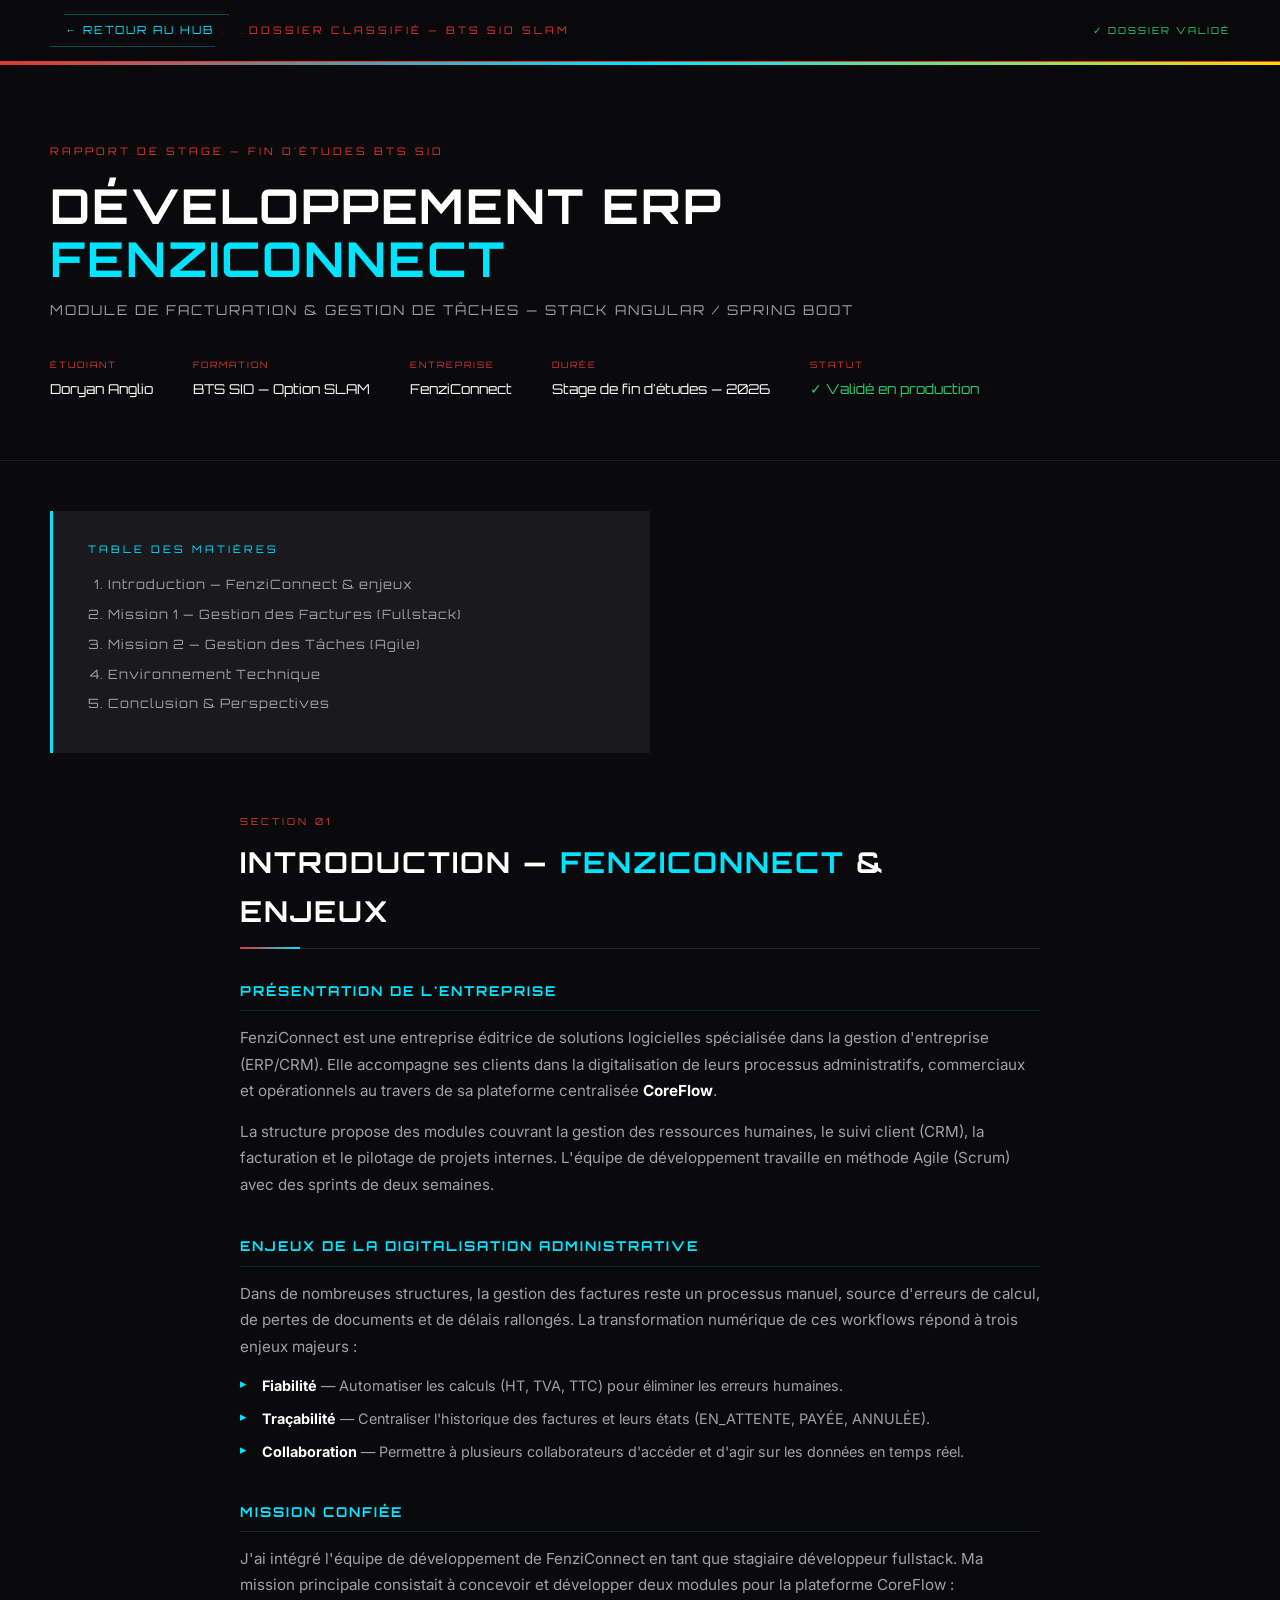
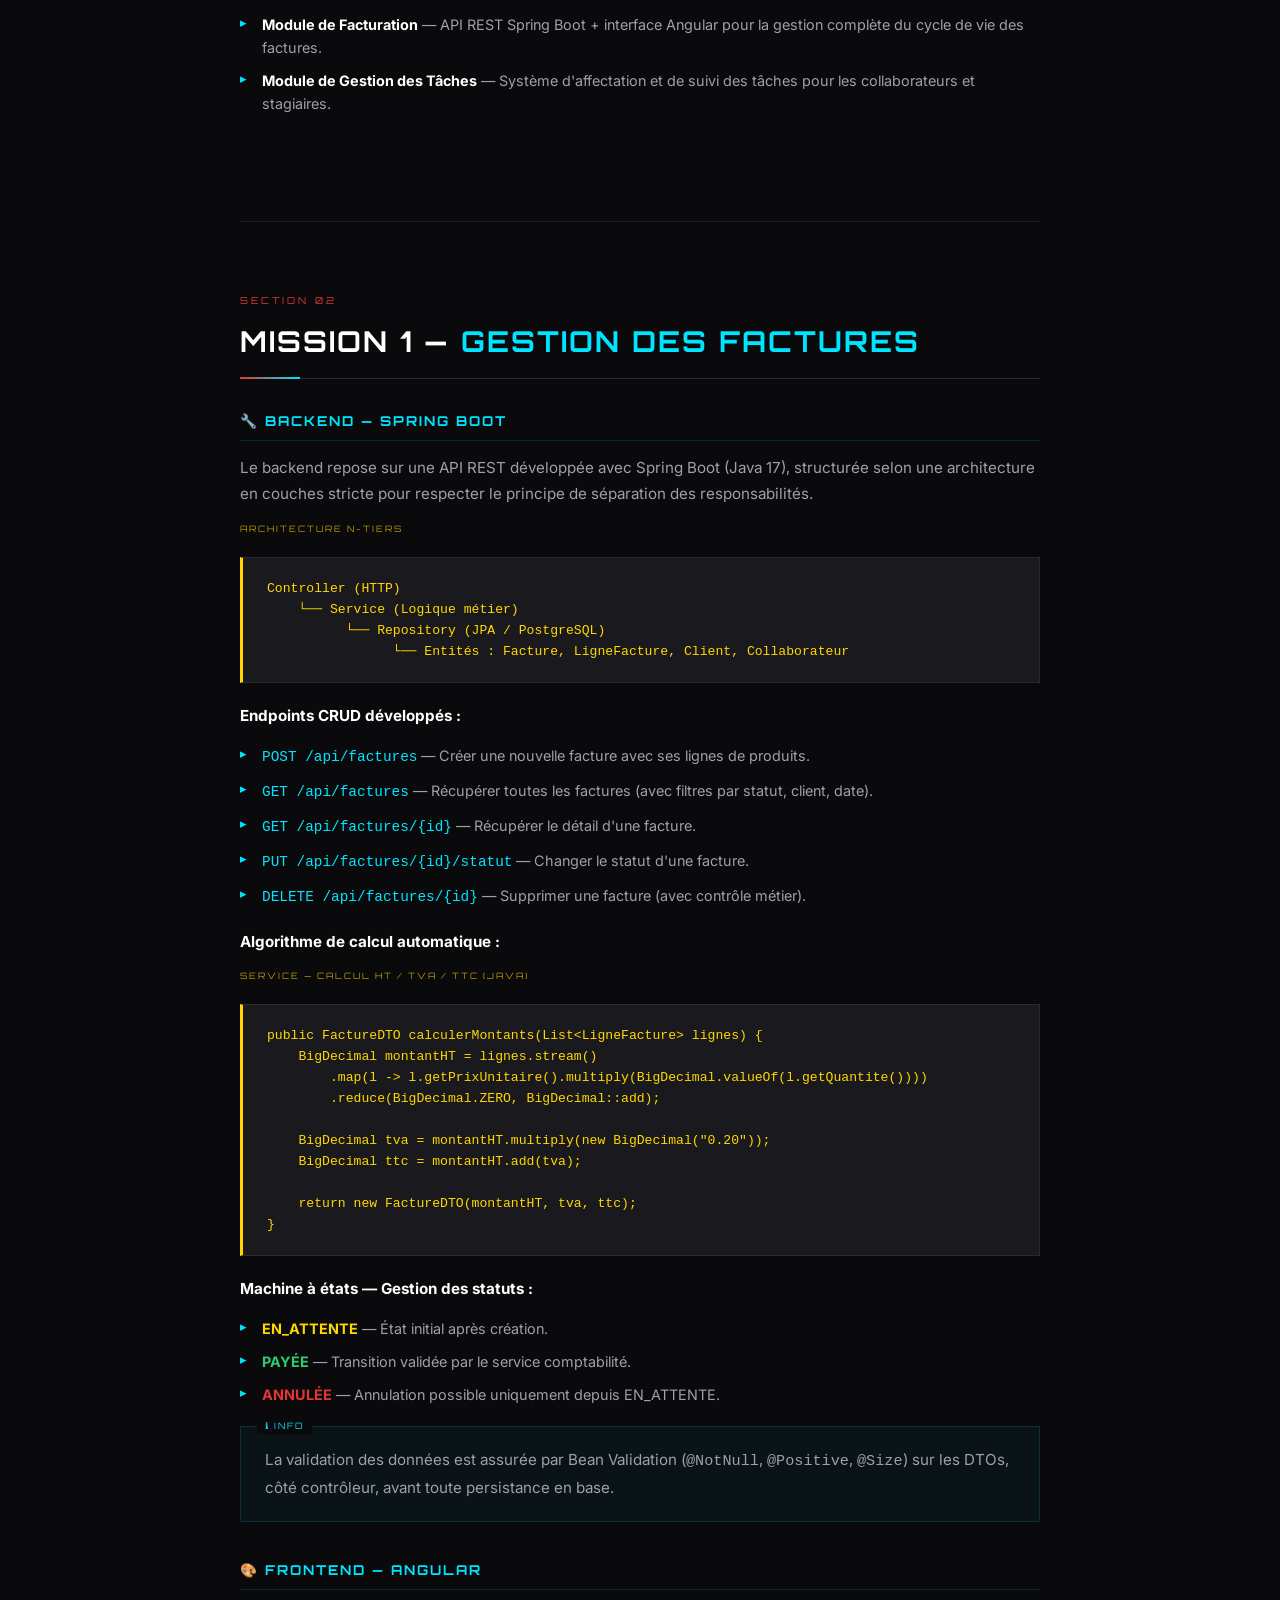
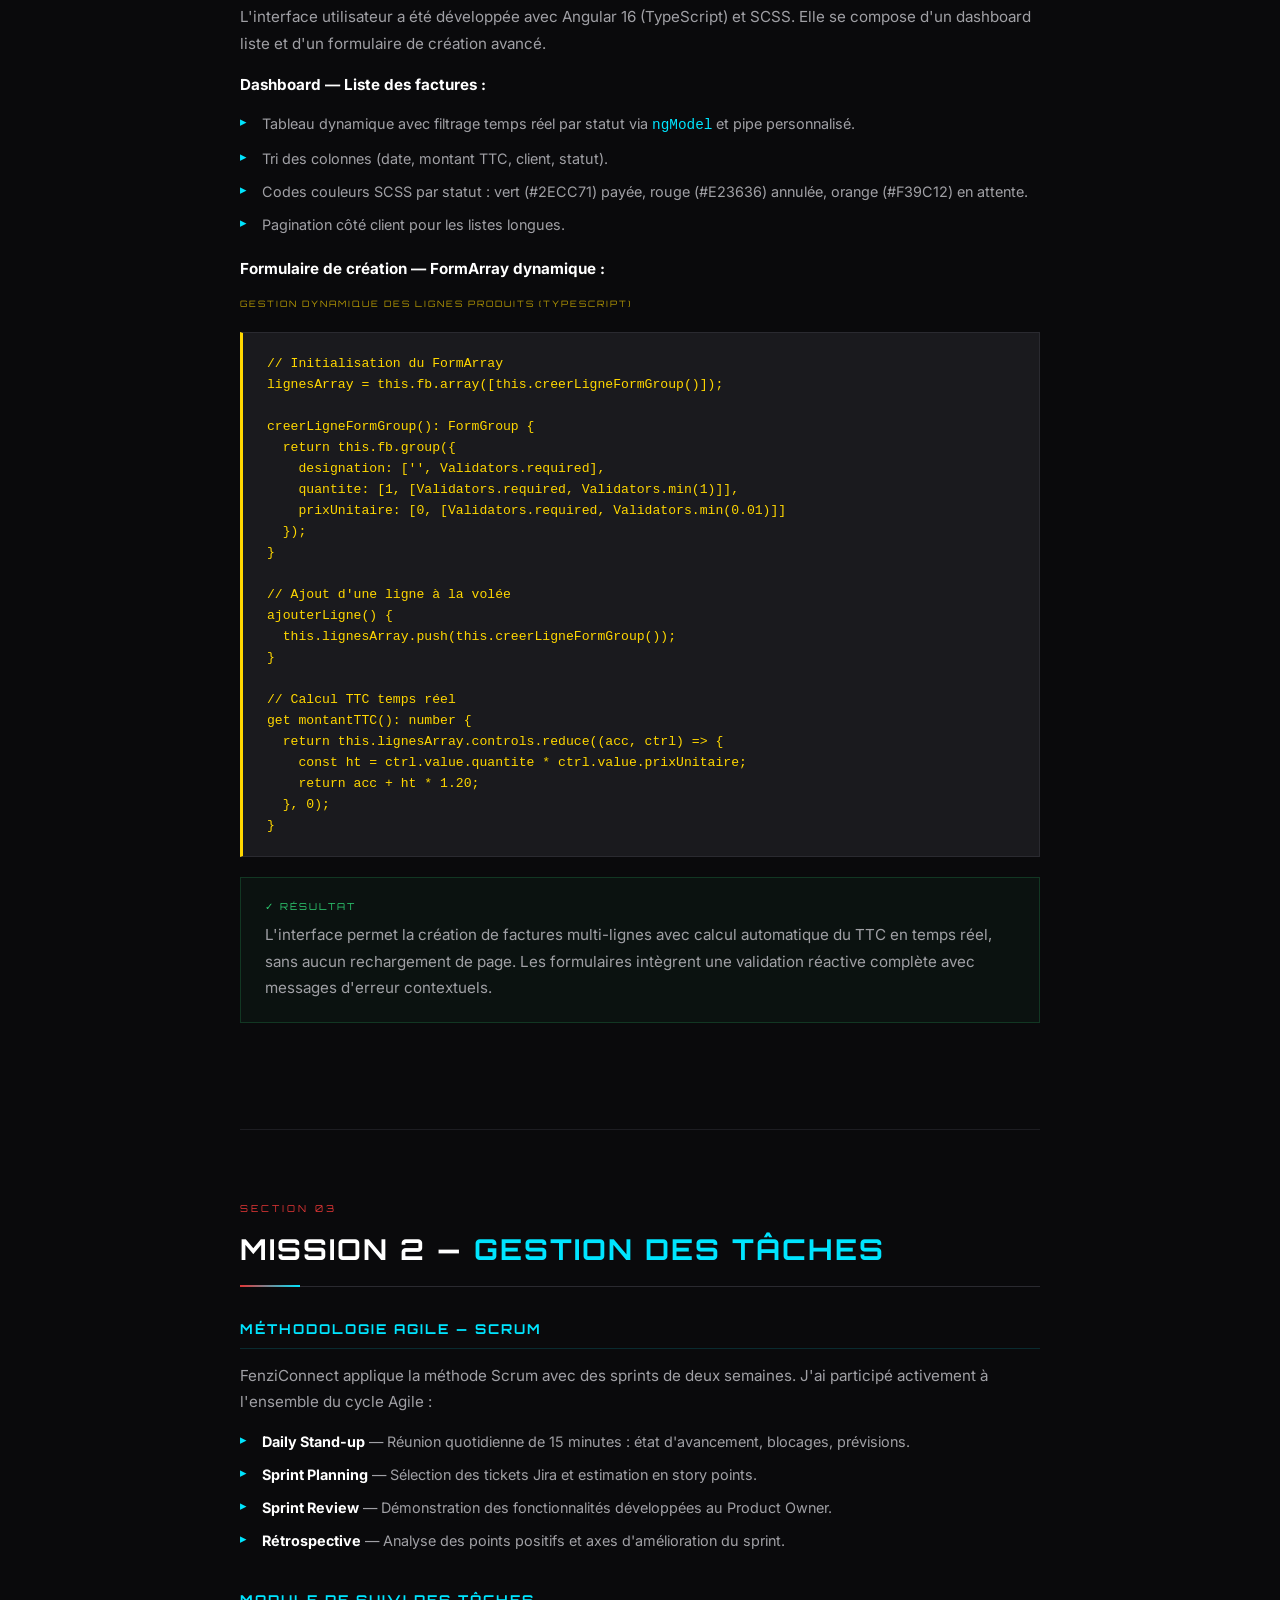
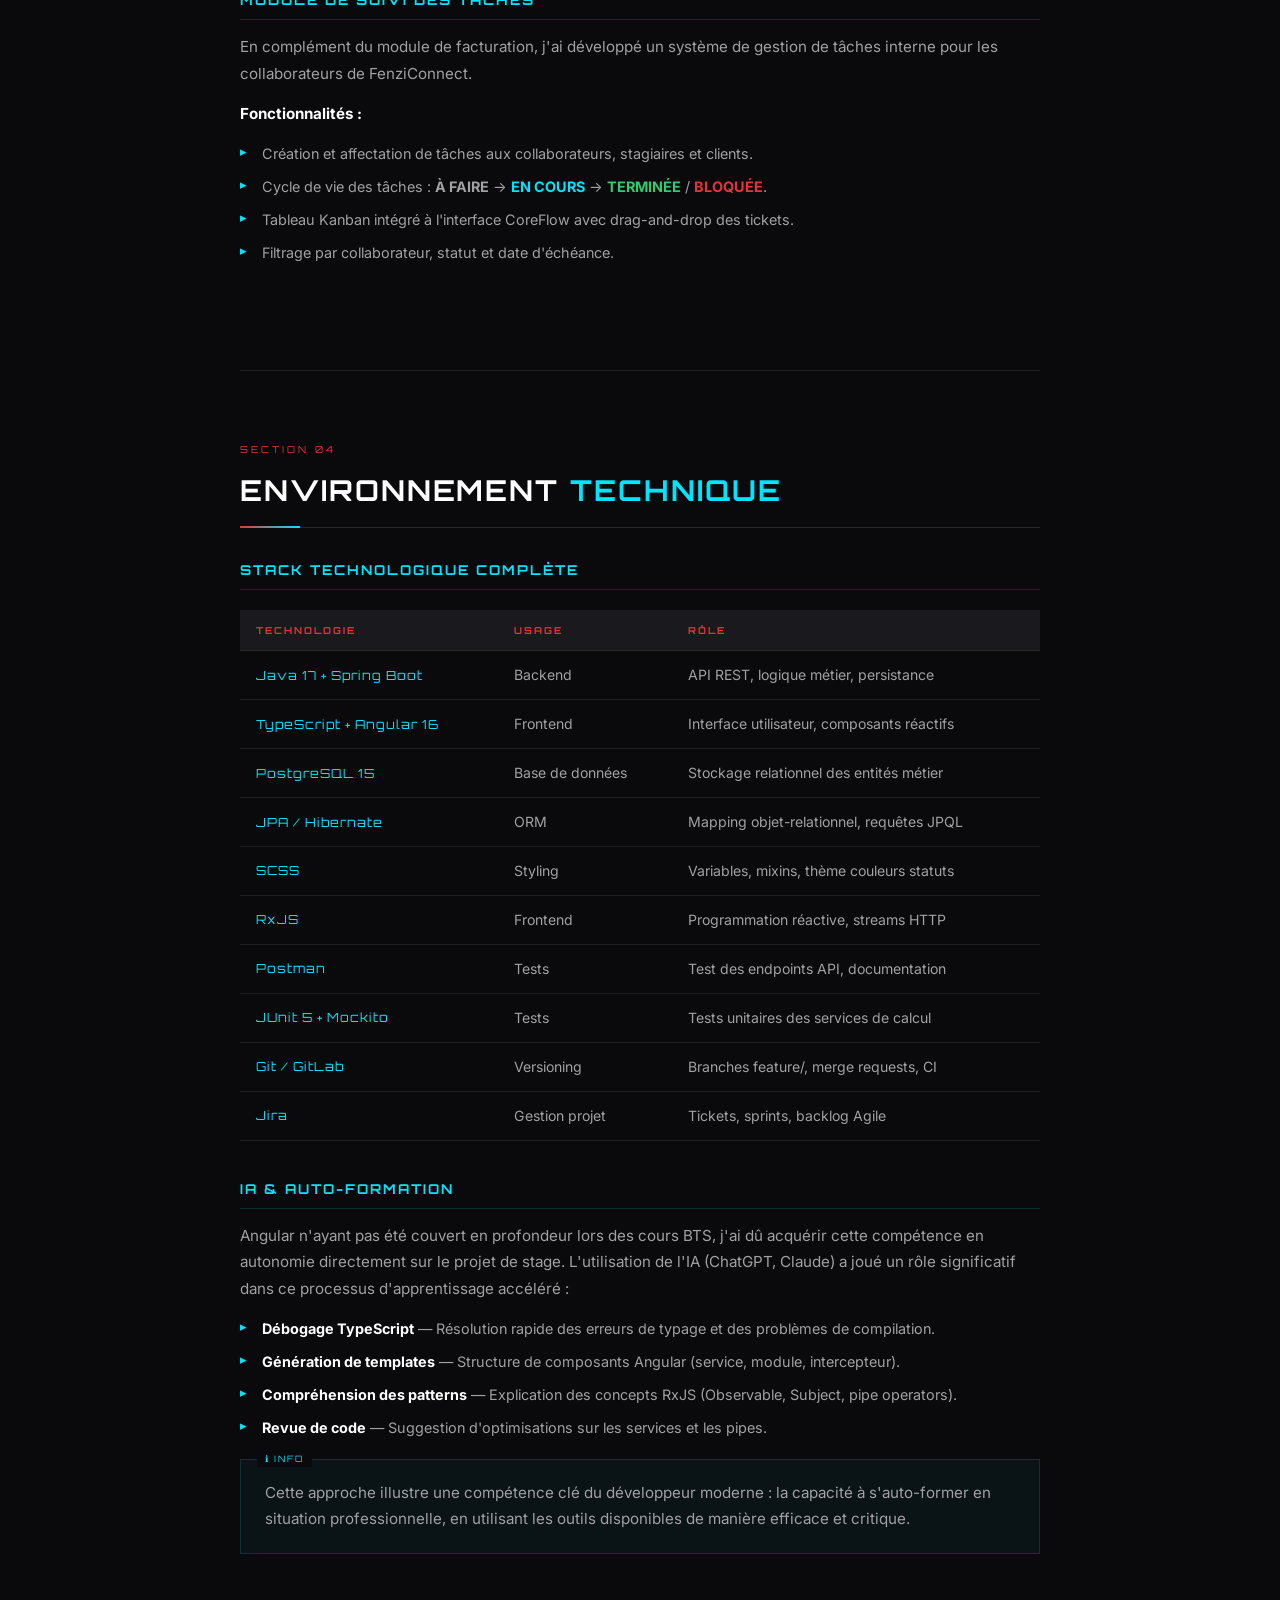
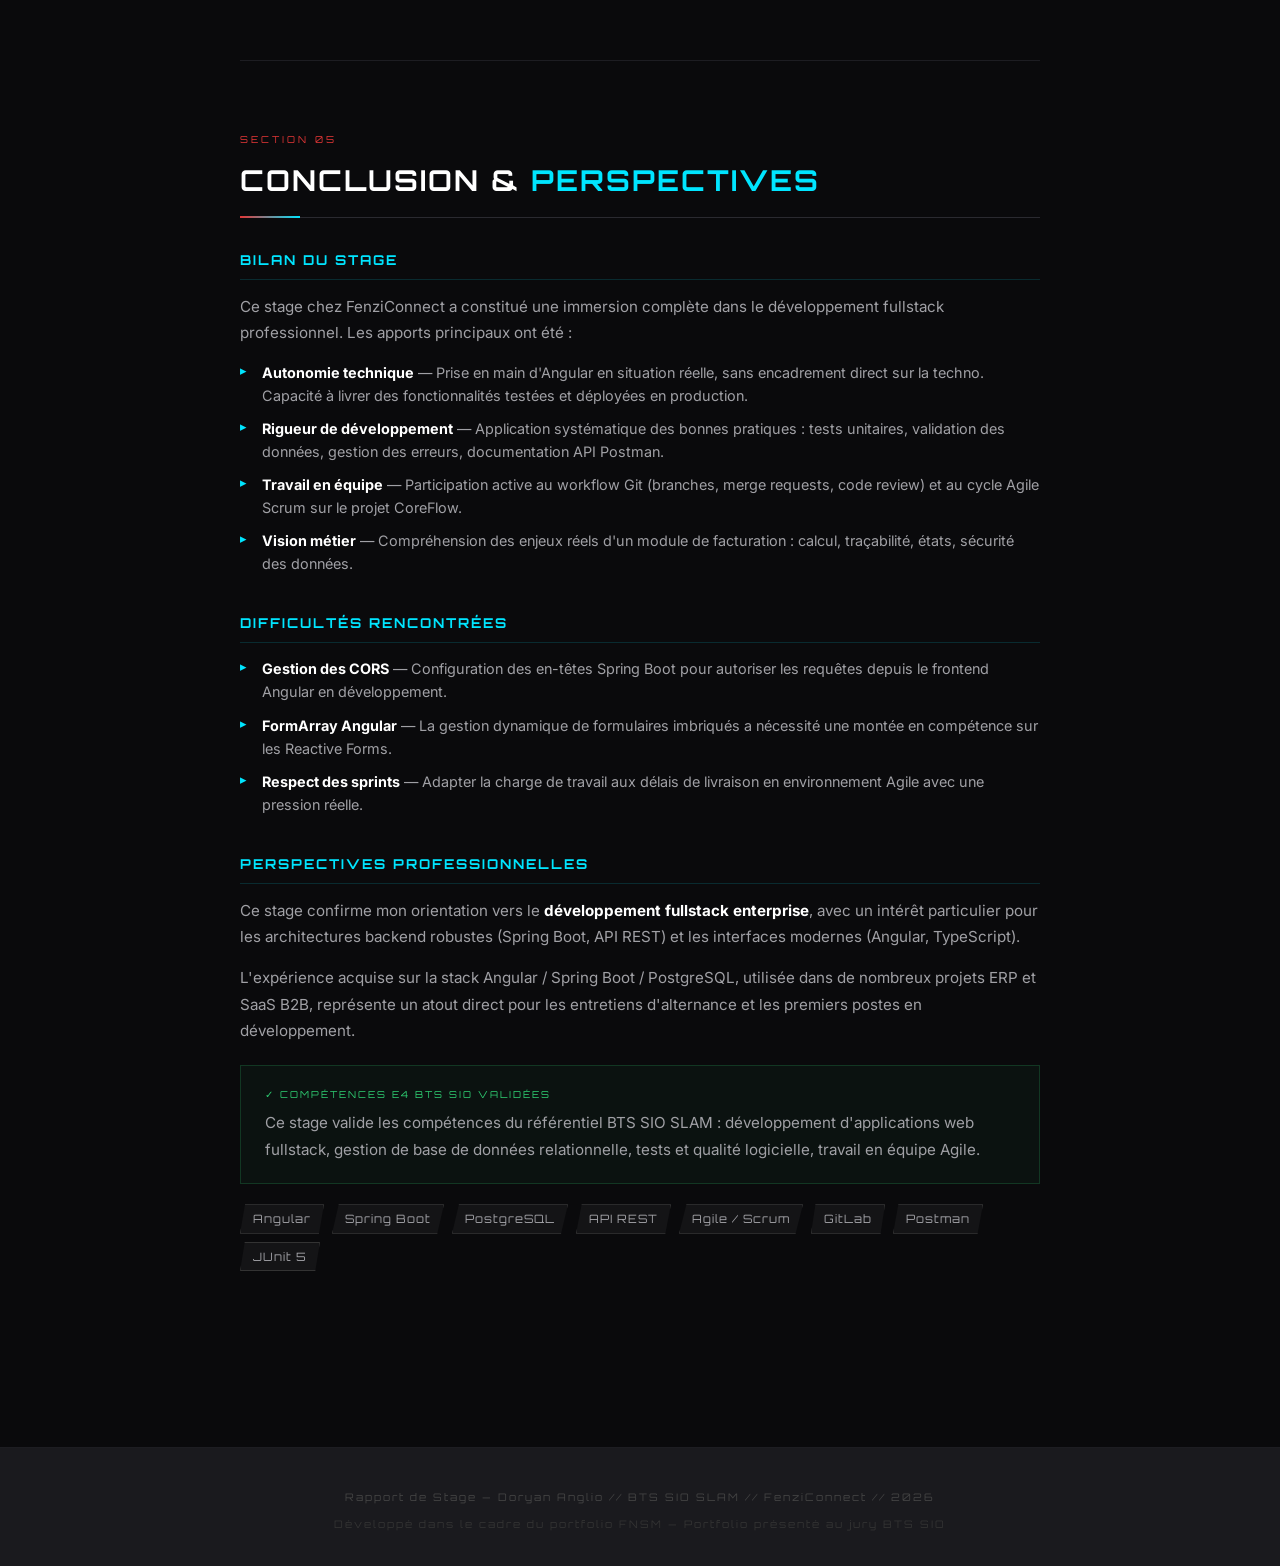
<file: rapport-stage.html>
<!DOCTYPE html>
<html lang="fr">
<head>
    <meta charset="UTF-8">
    <meta name="viewport" content="width=device-width, initial-scale=1.0">
    <title>Rapport de Stage — Doryan Anglio // FenziConnect</title>
    <link href="https://fonts.googleapis.com/css2?family=Inter:wght@300;400;600&family=Orbitron:wght@500;700&display=swap" rel="stylesheet">
    <style>
        :root {
            --bg-dark: #0A0A0C;
            --bg-panel: #1A1A1E;
            --bg-panel-light: #22222A;
            --text-main: #FFFFFF;
            --text-muted: #A0A0A5;
            --spidey-red: #E23636;
            --tech-blue: #00E5FF;
            --miles-yellow: #FFD700;
            --font-title: 'Orbitron', sans-serif;
            --font-text: 'Inter', sans-serif;
        }

        * { margin: 0; padding: 0; box-sizing: border-box; }

        body {
            background-color: var(--bg-dark);
            color: var(--text-main);
            font-family: var(--font-text);
            line-height: 1.7;
            overflow-x: hidden;
        }

        /* ===== TOPBAR ===== */
        .topbar {
            position: sticky;
            top: 0;
            background: rgba(10, 10, 12, 0.95);
            border-bottom: 1px solid var(--spidey-red);
            padding: 14px 50px;
            display: flex;
            align-items: center;
            justify-content: space-between;
            z-index: 100;
            backdrop-filter: blur(10px);
        }

        .topbar-left {
            display: flex;
            align-items: center;
            gap: 20px;
        }

        .back-btn {
            text-decoration: none;
            color: var(--tech-blue);
            font-family: var(--font-title);
            font-size: 0.7rem;
            letter-spacing: 2px;
            text-transform: uppercase;
            border: 1px solid rgba(0, 229, 255, 0.3);
            padding: 6px 14px;
            transition: 0.3s;
            clip-path: polygon(8% 0, 100% 0, 92% 100%, 0 100%);
        }
        .back-btn:hover { background: rgba(0, 229, 255, 0.1); border-color: var(--tech-blue); }

        .dossier-label {
            font-family: var(--font-title);
            font-size: 0.65rem;
            letter-spacing: 3px;
            color: var(--spidey-red);
            text-transform: uppercase;
        }

        .topbar-status {
            font-family: var(--font-title);
            font-size: 0.6rem;
            letter-spacing: 2px;
            color: #2ECC71;
            text-transform: uppercase;
        }

        /* ===== HERO RAPPORT ===== */
        .rapport-hero {
            padding: 80px 50px 60px;
            border-bottom: 1px solid #1D1D22;
            position: relative;
            overflow: hidden;
        }

        .rapport-hero::before {
            content: '';
            position: absolute;
            top: 0; left: 0;
            width: 100%; height: 3px;
            background: linear-gradient(to right, var(--spidey-red), var(--tech-blue), var(--miles-yellow));
        }

        .rapport-meta {
            font-family: var(--font-title);
            font-size: 0.65rem;
            letter-spacing: 3px;
            color: var(--spidey-red);
            text-transform: uppercase;
            margin-bottom: 20px;
        }

        .rapport-title {
            font-family: var(--font-title);
            font-size: clamp(1.8rem, 4vw, 3rem);
            font-weight: 700;
            text-transform: uppercase;
            letter-spacing: 2px;
            line-height: 1.1;
            margin-bottom: 12px;
        }

        .rapport-title span { color: var(--tech-blue); }

        .rapport-subtitle {
            font-family: var(--font-title);
            font-size: 0.85rem;
            color: var(--text-muted);
            letter-spacing: 2px;
            text-transform: uppercase;
            margin-bottom: 36px;
        }

        .rapport-infos {
            display: flex;
            gap: 40px;
            flex-wrap: wrap;
        }

        .info-block { display: flex; flex-direction: column; gap: 4px; }
        .info-label {
            font-family: var(--font-title);
            font-size: 0.55rem;
            letter-spacing: 2px;
            color: var(--spidey-red);
            text-transform: uppercase;
        }
        .info-value {
            font-family: var(--font-title);
            font-size: 0.85rem;
            color: var(--text-main);
        }

        /* ===== TABLE DES MATIÈRES ===== */
        .toc {
            margin: 0 50px 0;
            padding: 30px 35px;
            background: var(--bg-panel);
            border-left: 3px solid var(--tech-blue);
            max-width: 600px;
        }

        .toc-title {
            font-family: var(--font-title);
            font-size: 0.65rem;
            letter-spacing: 3px;
            color: var(--tech-blue);
            text-transform: uppercase;
            margin-bottom: 16px;
        }

        .toc ol {
            padding-left: 20px;
        }

        .toc li {
            font-family: var(--font-title);
            font-size: 0.8rem;
            color: var(--text-muted);
            margin-bottom: 8px;
            letter-spacing: 1px;
        }

        .toc a {
            color: var(--text-muted);
            text-decoration: none;
            transition: color 0.2s;
        }
        .toc a:hover { color: var(--text-main); }

        /* ===== CONTENU PRINCIPAL ===== */
        .rapport-body {
            max-width: 900px;
            margin: 60px auto;
            padding: 0 50px;
        }

        /* Section */
        .section-block {
            margin-bottom: 70px;
            padding-bottom: 70px;
            border-bottom: 1px solid #1D1D22;
        }
        .section-block:last-child { border-bottom: none; }

        .section-num {
            font-family: var(--font-title);
            font-size: 0.6rem;
            letter-spacing: 3px;
            color: var(--spidey-red);
            text-transform: uppercase;
            margin-bottom: 8px;
        }

        .section-heading {
            font-family: var(--font-title);
            font-size: clamp(1.3rem, 3vw, 1.8rem);
            text-transform: uppercase;
            letter-spacing: 2px;
            margin-bottom: 30px;
            padding-bottom: 12px;
            border-bottom: 1px solid #2A2A30;
            position: relative;
        }

        .section-heading::after {
            content: '';
            position: absolute;
            bottom: -1px;
            left: 0;
            width: 60px;
            height: 2px;
            background: linear-gradient(to right, var(--spidey-red), var(--tech-blue));
        }

        .section-heading .highlight { color: var(--tech-blue); }

        /* Sous-section */
        .sub-section {
            margin-bottom: 36px;
        }

        .sub-heading {
            font-family: var(--font-title);
            font-size: 0.85rem;
            letter-spacing: 2px;
            text-transform: uppercase;
            color: var(--tech-blue);
            margin-bottom: 14px;
            padding-bottom: 8px;
            border-bottom: 1px solid rgba(0, 229, 255, 0.15);
        }

        p {
            color: var(--text-muted);
            font-size: 0.95rem;
            margin-bottom: 14px;
            line-height: 1.75;
        }

        /* Liste technique */
        .tech-list {
            list-style: none;
            padding: 0;
            display: flex;
            flex-direction: column;
            gap: 10px;
            margin-bottom: 20px;
        }

        .tech-list li {
            color: var(--text-muted);
            font-size: 0.9rem;
            padding-left: 22px;
            position: relative;
            line-height: 1.6;
        }

        .tech-list li::before {
            content: '▸';
            position: absolute;
            left: 0;
            color: var(--tech-blue);
            font-size: 0.8rem;
        }

        /* Bloc de code */
        .code-block {
            background: var(--bg-panel);
            border: 1px solid #2A2A30;
            border-left: 3px solid var(--miles-yellow);
            padding: 20px 24px;
            margin: 20px 0;
            font-family: 'Courier New', monospace;
            font-size: 0.82rem;
            color: var(--miles-yellow);
            overflow-x: auto;
            white-space: pre;
            line-height: 1.6;
        }

        .code-label {
            font-family: var(--font-title);
            font-size: 0.55rem;
            letter-spacing: 2px;
            color: var(--miles-yellow);
            text-transform: uppercase;
            margin-bottom: 8px;
            opacity: 0.7;
        }

        /* Tableau Tech Stack */
        .tech-table {
            width: 100%;
            border-collapse: collapse;
            margin: 20px 0;
        }

        .tech-table th {
            background: var(--bg-panel);
            font-family: var(--font-title);
            font-size: 0.6rem;
            letter-spacing: 2px;
            color: var(--spidey-red);
            text-transform: uppercase;
            padding: 12px 16px;
            text-align: left;
            border-bottom: 1px solid #2A2A30;
        }

        .tech-table td {
            padding: 12px 16px;
            color: var(--text-muted);
            font-size: 0.88rem;
            border-bottom: 1px solid #1D1D22;
        }

        .tech-table tr:hover td {
            background: rgba(255, 255, 255, 0.02);
            color: var(--text-main);
        }

        .tech-table td:first-child {
            font-family: var(--font-title);
            font-size: 0.78rem;
            color: var(--tech-blue);
            letter-spacing: 1px;
        }

        /* Encadré info */
        .info-box {
            background: rgba(0, 229, 255, 0.04);
            border: 1px solid rgba(0, 229, 255, 0.15);
            padding: 20px 24px;
            margin: 20px 0;
            position: relative;
        }

        .info-box::before {
            content: 'ℹ INFO';
            position: absolute;
            top: -8px;
            left: 16px;
            background: var(--bg-dark);
            padding: 0 8px;
            font-family: var(--font-title);
            font-size: 0.55rem;
            letter-spacing: 2px;
            color: var(--tech-blue);
        }

        .info-box p { color: var(--text-muted); margin-bottom: 0; }

        /* Encadré résultat */
        .result-box {
            background: rgba(46, 204, 113, 0.04);
            border: 1px solid rgba(46, 204, 113, 0.2);
            padding: 20px 24px;
            margin: 20px 0;
        }

        .result-label {
            font-family: var(--font-title);
            font-size: 0.6rem;
            letter-spacing: 2px;
            color: #2ECC71;
            text-transform: uppercase;
            margin-bottom: 8px;
        }

        .result-box p { color: var(--text-muted); margin-bottom: 0; }

        /* Tags stack */
        .tag-row {
            display: flex;
            gap: 8px;
            flex-wrap: wrap;
            margin: 12px 0;
        }
        .tag {
            background: rgba(255,255,255,0.04);
            color: var(--text-muted);
            padding: 4px 12px;
            font-size: 0.72rem;
            font-family: var(--font-title);
            letter-spacing: 1px;
            border: 1px solid #333;
            clip-path: polygon(6% 0, 100% 0, 94% 100%, 0 100%);
        }

        /* Footer rapport */
        .rapport-footer {
            background: var(--bg-panel);
            border-top: 1px solid #1D1D22;
            padding: 40px 50px;
            text-align: center;
        }

        .rapport-footer p {
            font-family: var(--font-title);
            font-size: 0.65rem;
            letter-spacing: 2px;
            color: #444;
            margin-bottom: 0;
        }

        @media (max-width: 768px) {
            .topbar, .rapport-hero, .toc, .rapport-body, .rapport-footer {
                padding-left: 20px;
                padding-right: 20px;
            }
            .toc { margin: 0 20px; }
            .rapport-infos { gap: 20px; }
        }
    </style>
</head>
<body>

    <!-- TOPBAR -->
    <nav class="topbar">
        <div class="topbar-left">
            <a href="index.html" class="back-btn">← Retour au Hub</a>
            <span class="dossier-label">Dossier Classifié — BTS SIO SLAM</span>
        </div>
        <span class="topbar-status">✓ DOSSIER VALIDÉ</span>
    </nav>


    <!-- HERO -->
    <header class="rapport-hero">
        <p class="rapport-meta">Rapport de Stage — Fin d'études BTS SIO</p>
        <h1 class="rapport-title">Développement ERP<br><span>FenziConnect</span></h1>
        <p class="rapport-subtitle">Module de facturation & gestion de tâches — Stack Angular / Spring Boot</p>

        <div class="rapport-infos">
            <div class="info-block">
                <span class="info-label">Étudiant</span>
                <span class="info-value">Doryan Anglio</span>
            </div>
            <div class="info-block">
                <span class="info-label">Formation</span>
                <span class="info-value">BTS SIO — Option SLAM</span>
            </div>
            <div class="info-block">
                <span class="info-label">Entreprise</span>
                <span class="info-value">FenziConnect</span>
            </div>
            <div class="info-block">
                <span class="info-label">Durée</span>
                <span class="info-value">Stage de fin d'études — 2026</span>
            </div>
            <div class="info-block">
                <span class="info-label">Statut</span>
                <span class="info-value" style="color: #2ECC71">✓ Validé en production</span>
            </div>
        </div>
    </header>


    <!-- TABLE DES MATIÈRES -->
    <div class="toc" style="margin-top: 50px;">
        <div class="toc-title">Table des matières</div>
        <ol>
            <li><a href="#introduction">Introduction — FenziConnect & enjeux</a></li>
            <li><a href="#mission1">Mission 1 — Gestion des Factures (Fullstack)</a></li>
            <li><a href="#mission2">Mission 2 — Gestion des Tâches (Agile)</a></li>
            <li><a href="#env-tech">Environnement Technique</a></li>
            <li><a href="#conclusion">Conclusion & Perspectives</a></li>
        </ol>
    </div>


    <!-- CORPS DU RAPPORT -->
    <main class="rapport-body">


        <!-- 1. INTRODUCTION -->
        <div class="section-block" id="introduction">
            <p class="section-num">Section 01</p>
            <h2 class="section-heading">Introduction — <span class="highlight">FenziConnect</span> & enjeux</h2>

            <div class="sub-section">
                <h3 class="sub-heading">Présentation de l'entreprise</h3>
                <p>
                    FenziConnect est une entreprise éditrice de solutions logicielles spécialisée dans la gestion d'entreprise (ERP/CRM). Elle accompagne ses clients dans la digitalisation de leurs processus administratifs, commerciaux et opérationnels au travers de sa plateforme centralisée <strong style="color: var(--text-main)">CoreFlow</strong>.
                </p>
                <p>
                    La structure propose des modules couvrant la gestion des ressources humaines, le suivi client (CRM), la facturation et le pilotage de projets internes. L'équipe de développement travaille en méthode Agile (Scrum) avec des sprints de deux semaines.
                </p>
            </div>

            <div class="sub-section">
                <h3 class="sub-heading">Enjeux de la digitalisation administrative</h3>
                <p>
                    Dans de nombreuses structures, la gestion des factures reste un processus manuel, source d'erreurs de calcul, de pertes de documents et de délais rallongés. La transformation numérique de ces workflows répond à trois enjeux majeurs :
                </p>
                <ul class="tech-list">
                    <li><strong style="color: var(--text-main)">Fiabilité</strong> — Automatiser les calculs (HT, TVA, TTC) pour éliminer les erreurs humaines.</li>
                    <li><strong style="color: var(--text-main)">Traçabilité</strong> — Centraliser l'historique des factures et leurs états (EN_ATTENTE, PAYÉE, ANNULÉE).</li>
                    <li><strong style="color: var(--text-main)">Collaboration</strong> — Permettre à plusieurs collaborateurs d'accéder et d'agir sur les données en temps réel.</li>
                </ul>
            </div>

            <div class="sub-section">
                <h3 class="sub-heading">Mission confiée</h3>
                <p>
                    J'ai intégré l'équipe de développement de FenziConnect en tant que stagiaire développeur fullstack. Ma mission principale consistait à concevoir et développer deux modules pour la plateforme CoreFlow :
                </p>
                <ul class="tech-list">
                    <li><strong style="color: var(--text-main)">Module de Facturation</strong> — API REST Spring Boot + interface Angular pour la gestion complète du cycle de vie des factures.</li>
                    <li><strong style="color: var(--text-main)">Module de Gestion des Tâches</strong> — Système d'affectation et de suivi des tâches pour les collaborateurs et stagiaires.</li>
                </ul>
            </div>
        </div>


        <!-- 2. MISSION 1 — FACTURATION -->
        <div class="section-block" id="mission1">
            <p class="section-num">Section 02</p>
            <h2 class="section-heading">Mission 1 — <span class="highlight">Gestion des Factures</span></h2>

            <div class="sub-section">
                <h3 class="sub-heading">🔧 Backend — Spring Boot</h3>
                <p>
                    Le backend repose sur une API REST développée avec Spring Boot (Java 17), structurée selon une architecture en couches stricte pour respecter le principe de séparation des responsabilités.
                </p>

                <div class="code-label">Architecture N-tiers</div>
                <div class="code-block">Controller (HTTP)
    └── Service (Logique métier)
          └── Repository (JPA / PostgreSQL)
                └── Entités : Facture, LigneFacture, Client, Collaborateur</div>

                <p><strong style="color: var(--text-main)">Endpoints CRUD développés :</strong></p>
                <ul class="tech-list">
                    <li><code style="color: var(--tech-blue)">POST /api/factures</code> — Créer une nouvelle facture avec ses lignes de produits.</li>
                    <li><code style="color: var(--tech-blue)">GET /api/factures</code> — Récupérer toutes les factures (avec filtres par statut, client, date).</li>
                    <li><code style="color: var(--tech-blue)">GET /api/factures/{id}</code> — Récupérer le détail d'une facture.</li>
                    <li><code style="color: var(--tech-blue)">PUT /api/factures/{id}/statut</code> — Changer le statut d'une facture.</li>
                    <li><code style="color: var(--tech-blue)">DELETE /api/factures/{id}</code> — Supprimer une facture (avec contrôle métier).</li>
                </ul>

                <p><strong style="color: var(--text-main)">Algorithme de calcul automatique :</strong></p>
                <div class="code-label">Service — Calcul HT / TVA / TTC (Java)</div>
                <div class="code-block">public FactureDTO calculerMontants(List&lt;LigneFacture&gt; lignes) {
    BigDecimal montantHT = lignes.stream()
        .map(l -> l.getPrixUnitaire().multiply(BigDecimal.valueOf(l.getQuantite())))
        .reduce(BigDecimal.ZERO, BigDecimal::add);

    BigDecimal tva = montantHT.multiply(new BigDecimal("0.20"));
    BigDecimal ttc = montantHT.add(tva);

    return new FactureDTO(montantHT, tva, ttc);
}</div>

                <p><strong style="color: var(--text-main)">Machine à états — Gestion des statuts :</strong></p>
                <ul class="tech-list">
                    <li><strong style="color: var(--miles-yellow)">EN_ATTENTE</strong> — État initial après création.</li>
                    <li><strong style="color: #2ECC71">PAYÉE</strong> — Transition validée par le service comptabilité.</li>
                    <li><strong style="color: var(--spidey-red)">ANNULÉE</strong> — Annulation possible uniquement depuis EN_ATTENTE.</li>
                </ul>

                <div class="info-box">
                    <p>La validation des données est assurée par Bean Validation (<code>@NotNull</code>, <code>@Positive</code>, <code>@Size</code>) sur les DTOs, côté contrôleur, avant toute persistance en base.</p>
                </div>
            </div>

            <div class="sub-section">
                <h3 class="sub-heading">🎨 Frontend — Angular</h3>
                <p>
                    L'interface utilisateur a été développée avec Angular 16 (TypeScript) et SCSS. Elle se compose d'un dashboard liste et d'un formulaire de création avancé.
                </p>

                <p><strong style="color: var(--text-main)">Dashboard — Liste des factures :</strong></p>
                <ul class="tech-list">
                    <li>Tableau dynamique avec filtrage temps réel par statut via <code style="color: var(--tech-blue)">ngModel</code> et pipe personnalisé.</li>
                    <li>Tri des colonnes (date, montant TTC, client, statut).</li>
                    <li>Codes couleurs SCSS par statut : vert (#2ECC71) payée, rouge (#E23636) annulée, orange (#F39C12) en attente.</li>
                    <li>Pagination côté client pour les listes longues.</li>
                </ul>

                <p><strong style="color: var(--text-main)">Formulaire de création — FormArray dynamique :</strong></p>

                <div class="code-label">Gestion dynamique des lignes produits (TypeScript)</div>
                <div class="code-block">// Initialisation du FormArray
lignesArray = this.fb.array([this.creerLigneFormGroup()]);

creerLigneFormGroup(): FormGroup {
  return this.fb.group({
    designation: ['', Validators.required],
    quantite: [1, [Validators.required, Validators.min(1)]],
    prixUnitaire: [0, [Validators.required, Validators.min(0.01)]]
  });
}

// Ajout d'une ligne à la volée
ajouterLigne() {
  this.lignesArray.push(this.creerLigneFormGroup());
}

// Calcul TTC temps réel
get montantTTC(): number {
  return this.lignesArray.controls.reduce((acc, ctrl) => {
    const ht = ctrl.value.quantite * ctrl.value.prixUnitaire;
    return acc + ht * 1.20;
  }, 0);
}</div>

                <div class="result-box">
                    <div class="result-label">✓ Résultat</div>
                    <p>L'interface permet la création de factures multi-lignes avec calcul automatique du TTC en temps réel, sans aucun rechargement de page. Les formulaires intègrent une validation réactive complète avec messages d'erreur contextuels.</p>
                </div>
            </div>
        </div>


        <!-- 3. MISSION 2 — TÂCHES -->
        <div class="section-block" id="mission2">
            <p class="section-num">Section 03</p>
            <h2 class="section-heading">Mission 2 — <span class="highlight">Gestion des Tâches</span></h2>

            <div class="sub-section">
                <h3 class="sub-heading">Méthodologie Agile — Scrum</h3>
                <p>
                    FenziConnect applique la méthode Scrum avec des sprints de deux semaines. J'ai participé activement à l'ensemble du cycle Agile :
                </p>
                <ul class="tech-list">
                    <li><strong style="color: var(--text-main)">Daily Stand-up</strong> — Réunion quotidienne de 15 minutes : état d'avancement, blocages, prévisions.</li>
                    <li><strong style="color: var(--text-main)">Sprint Planning</strong> — Sélection des tickets Jira et estimation en story points.</li>
                    <li><strong style="color: var(--text-main)">Sprint Review</strong> — Démonstration des fonctionnalités développées au Product Owner.</li>
                    <li><strong style="color: var(--text-main)">Rétrospective</strong> — Analyse des points positifs et axes d'amélioration du sprint.</li>
                </ul>
            </div>

            <div class="sub-section">
                <h3 class="sub-heading">Module de Suivi des Tâches</h3>
                <p>
                    En complément du module de facturation, j'ai développé un système de gestion de tâches interne pour les collaborateurs de FenziConnect.
                </p>

                <p><strong style="color: var(--text-main)">Fonctionnalités :</strong></p>
                <ul class="tech-list">
                    <li>Création et affectation de tâches aux collaborateurs, stagiaires et clients.</li>
                    <li>Cycle de vie des tâches : <strong style="color: var(--text-muted)">À FAIRE</strong> → <strong style="color: var(--tech-blue)">EN COURS</strong> → <strong style="color: #2ECC71">TERMINÉE</strong> / <strong style="color: var(--spidey-red)">BLOQUÉE</strong>.</li>
                    <li>Tableau Kanban intégré à l'interface CoreFlow avec drag-and-drop des tickets.</li>
                    <li>Filtrage par collaborateur, statut et date d'échéance.</li>
                </ul>
            </div>
        </div>


        <!-- 4. ENVIRONNEMENT TECHNIQUE -->
        <div class="section-block" id="env-tech">
            <p class="section-num">Section 04</p>
            <h2 class="section-heading">Environnement <span class="highlight">Technique</span></h2>

            <div class="sub-section">
                <h3 class="sub-heading">Stack Technologique Complète</h3>

                <table class="tech-table">
                    <thead>
                        <tr>
                            <th>Technologie</th>
                            <th>Usage</th>
                            <th>Rôle</th>
                        </tr>
                    </thead>
                    <tbody>
                        <tr>
                            <td>Java 17 + Spring Boot</td>
                            <td>Backend</td>
                            <td>API REST, logique métier, persistance</td>
                        </tr>
                        <tr>
                            <td>TypeScript + Angular 16</td>
                            <td>Frontend</td>
                            <td>Interface utilisateur, composants réactifs</td>
                        </tr>
                        <tr>
                            <td>PostgreSQL 15</td>
                            <td>Base de données</td>
                            <td>Stockage relationnel des entités métier</td>
                        </tr>
                        <tr>
                            <td>JPA / Hibernate</td>
                            <td>ORM</td>
                            <td>Mapping objet-relationnel, requêtes JPQL</td>
                        </tr>
                        <tr>
                            <td>SCSS</td>
                            <td>Styling</td>
                            <td>Variables, mixins, thème couleurs statuts</td>
                        </tr>
                        <tr>
                            <td>RxJS</td>
                            <td>Frontend</td>
                            <td>Programmation réactive, streams HTTP</td>
                        </tr>
                        <tr>
                            <td>Postman</td>
                            <td>Tests</td>
                            <td>Test des endpoints API, documentation</td>
                        </tr>
                        <tr>
                            <td>JUnit 5 + Mockito</td>
                            <td>Tests</td>
                            <td>Tests unitaires des services de calcul</td>
                        </tr>
                        <tr>
                            <td>Git / GitLab</td>
                            <td>Versioning</td>
                            <td>Branches feature/, merge requests, CI</td>
                        </tr>
                        <tr>
                            <td>Jira</td>
                            <td>Gestion projet</td>
                            <td>Tickets, sprints, backlog Agile</td>
                        </tr>
                    </tbody>
                </table>
            </div>

            <div class="sub-section">
                <h3 class="sub-heading">IA & Auto-formation</h3>
                <p>
                    Angular n'ayant pas été couvert en profondeur lors des cours BTS, j'ai dû acquérir cette compétence en autonomie directement sur le projet de stage. L'utilisation de l'IA (ChatGPT, Claude) a joué un rôle significatif dans ce processus d'apprentissage accéléré :
                </p>
                <ul class="tech-list">
                    <li><strong style="color: var(--text-main)">Débogage TypeScript</strong> — Résolution rapide des erreurs de typage et des problèmes de compilation.</li>
                    <li><strong style="color: var(--text-main)">Génération de templates</strong> — Structure de composants Angular (service, module, intercepteur).</li>
                    <li><strong style="color: var(--text-main)">Compréhension des patterns</strong> — Explication des concepts RxJS (Observable, Subject, pipe operators).</li>
                    <li><strong style="color: var(--text-main)">Revue de code</strong> — Suggestion d'optimisations sur les services et les pipes.</li>
                </ul>

                <div class="info-box">
                    <p>Cette approche illustre une compétence clé du développeur moderne : la capacité à s'auto-former en situation professionnelle, en utilisant les outils disponibles de manière efficace et critique.</p>
                </div>
            </div>
        </div>


        <!-- 5. CONCLUSION -->
        <div class="section-block" id="conclusion">
            <p class="section-num">Section 05</p>
            <h2 class="section-heading">Conclusion & <span class="highlight">Perspectives</span></h2>

            <div class="sub-section">
                <h3 class="sub-heading">Bilan du stage</h3>
                <p>
                    Ce stage chez FenziConnect a constitué une immersion complète dans le développement fullstack professionnel. Les apports principaux ont été :
                </p>
                <ul class="tech-list">
                    <li><strong style="color: var(--text-main)">Autonomie technique</strong> — Prise en main d'Angular en situation réelle, sans encadrement direct sur la techno. Capacité à livrer des fonctionnalités testées et déployées en production.</li>
                    <li><strong style="color: var(--text-main)">Rigueur de développement</strong> — Application systématique des bonnes pratiques : tests unitaires, validation des données, gestion des erreurs, documentation API Postman.</li>
                    <li><strong style="color: var(--text-main)">Travail en équipe</strong> — Participation active au workflow Git (branches, merge requests, code review) et au cycle Agile Scrum sur le projet CoreFlow.</li>
                    <li><strong style="color: var(--text-main)">Vision métier</strong> — Compréhension des enjeux réels d'un module de facturation : calcul, traçabilité, états, sécurité des données.</li>
                </ul>
            </div>

            <div class="sub-section">
                <h3 class="sub-heading">Difficultés rencontrées</h3>
                <ul class="tech-list">
                    <li><strong style="color: var(--text-main)">Gestion des CORS</strong> — Configuration des en-têtes Spring Boot pour autoriser les requêtes depuis le frontend Angular en développement.</li>
                    <li><strong style="color: var(--text-main)">FormArray Angular</strong> — La gestion dynamique de formulaires imbriqués a nécessité une montée en compétence sur les Reactive Forms.</li>
                    <li><strong style="color: var(--text-main)">Respect des sprints</strong> — Adapter la charge de travail aux délais de livraison en environnement Agile avec une pression réelle.</li>
                </ul>
            </div>

            <div class="sub-section">
                <h3 class="sub-heading">Perspectives professionnelles</h3>
                <p>
                    Ce stage confirme mon orientation vers le <strong style="color: var(--text-main)">développement fullstack enterprise</strong>, avec un intérêt particulier pour les architectures backend robustes (Spring Boot, API REST) et les interfaces modernes (Angular, TypeScript).
                </p>
                <p>
                    L'expérience acquise sur la stack Angular / Spring Boot / PostgreSQL, utilisée dans de nombreux projets ERP et SaaS B2B, représente un atout direct pour les entretiens d'alternance et les premiers postes en développement.
                </p>

                <div class="result-box">
                    <div class="result-label">✓ Compétences E4 BTS SIO validées</div>
                    <p>Ce stage valide les compétences du référentiel BTS SIO SLAM : développement d'applications web fullstack, gestion de base de données relationnelle, tests et qualité logicielle, travail en équipe Agile.</p>
                </div>

                <div class="tag-row">
                    <span class="tag">Angular</span>
                    <span class="tag">Spring Boot</span>
                    <span class="tag">PostgreSQL</span>
                    <span class="tag">API REST</span>
                    <span class="tag">Agile / Scrum</span>
                    <span class="tag">GitLab</span>
                    <span class="tag">Postman</span>
                    <span class="tag">JUnit 5</span>
                </div>
            </div>
        </div>


    </main>


    <!-- FOOTER -->
    <footer class="rapport-footer">
        <p>Rapport de Stage — Doryan Anglio // BTS SIO SLAM // FenziConnect // 2026</p>
        <p style="margin-top: 8px; color: #333;">Développé dans le cadre du portfolio FNSM — Portfolio présenté au jury BTS SIO</p>
    </footer>

</body>
</html>
</file>
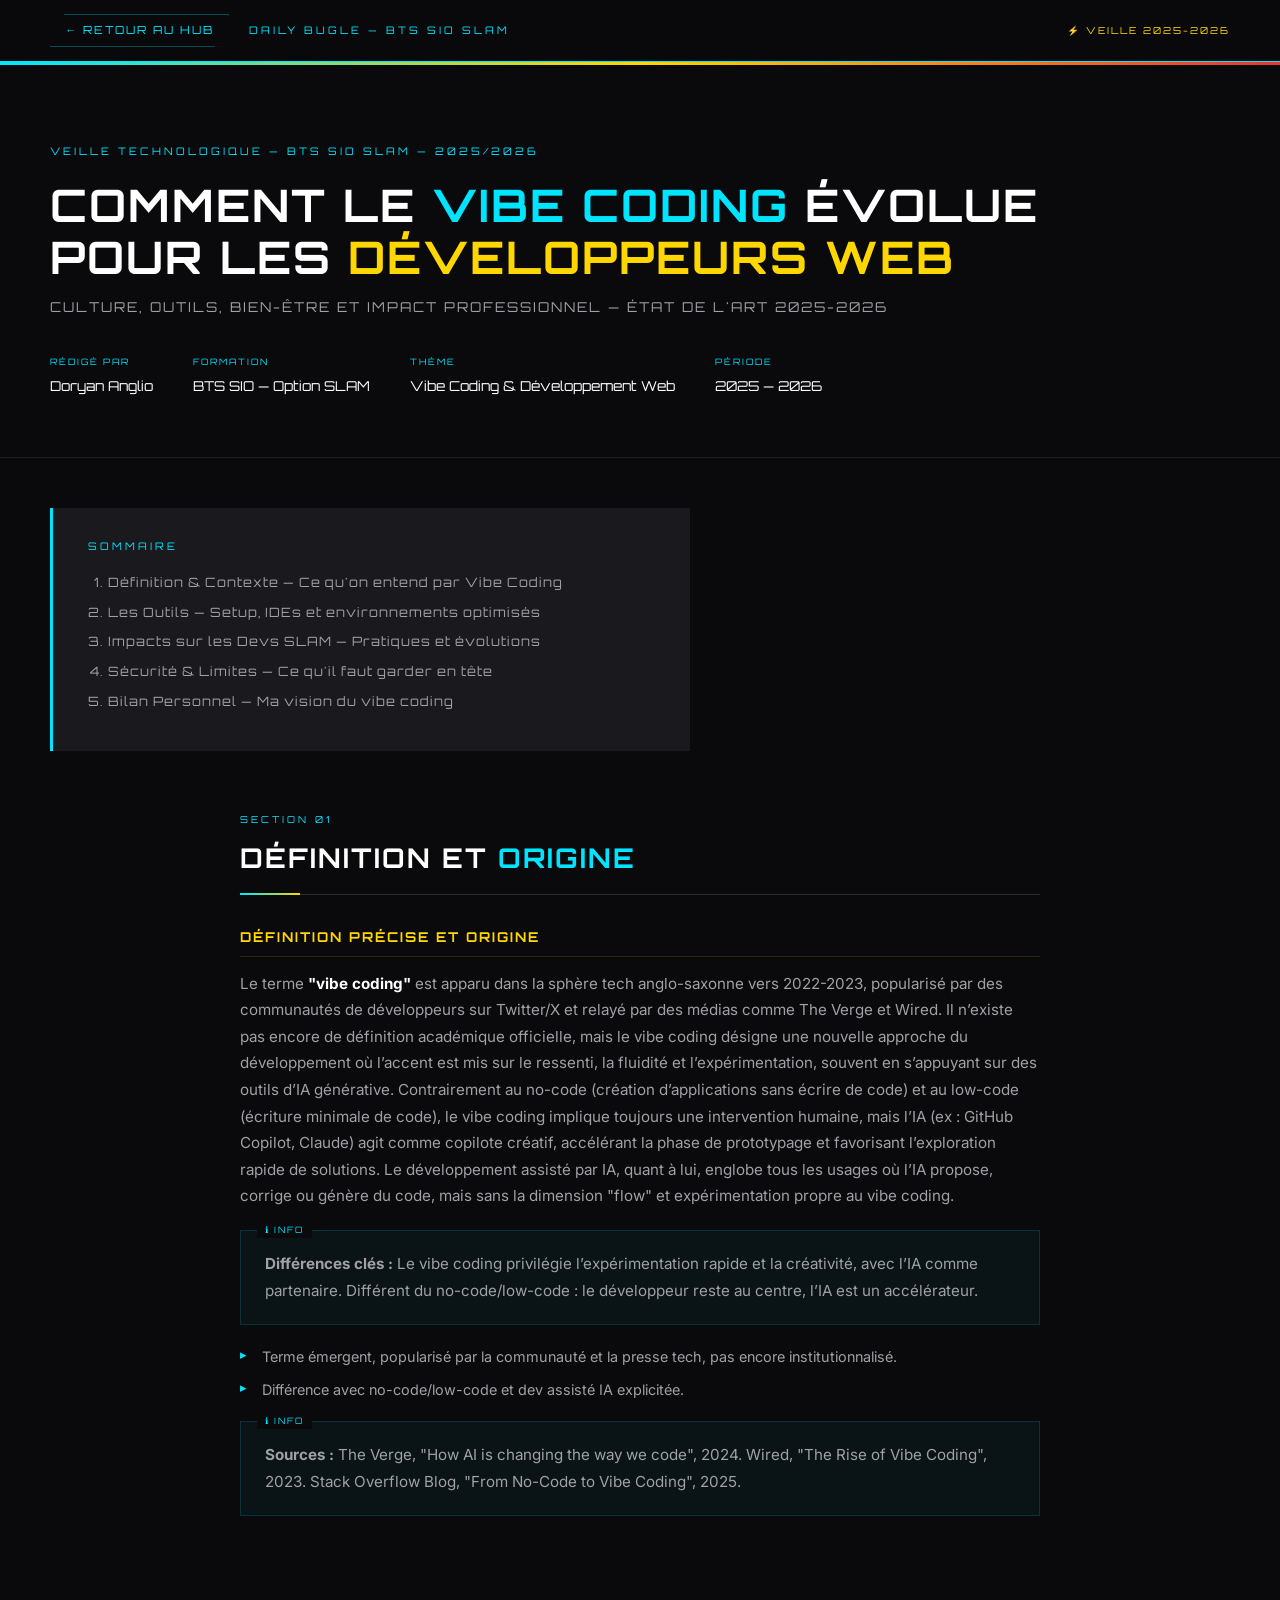
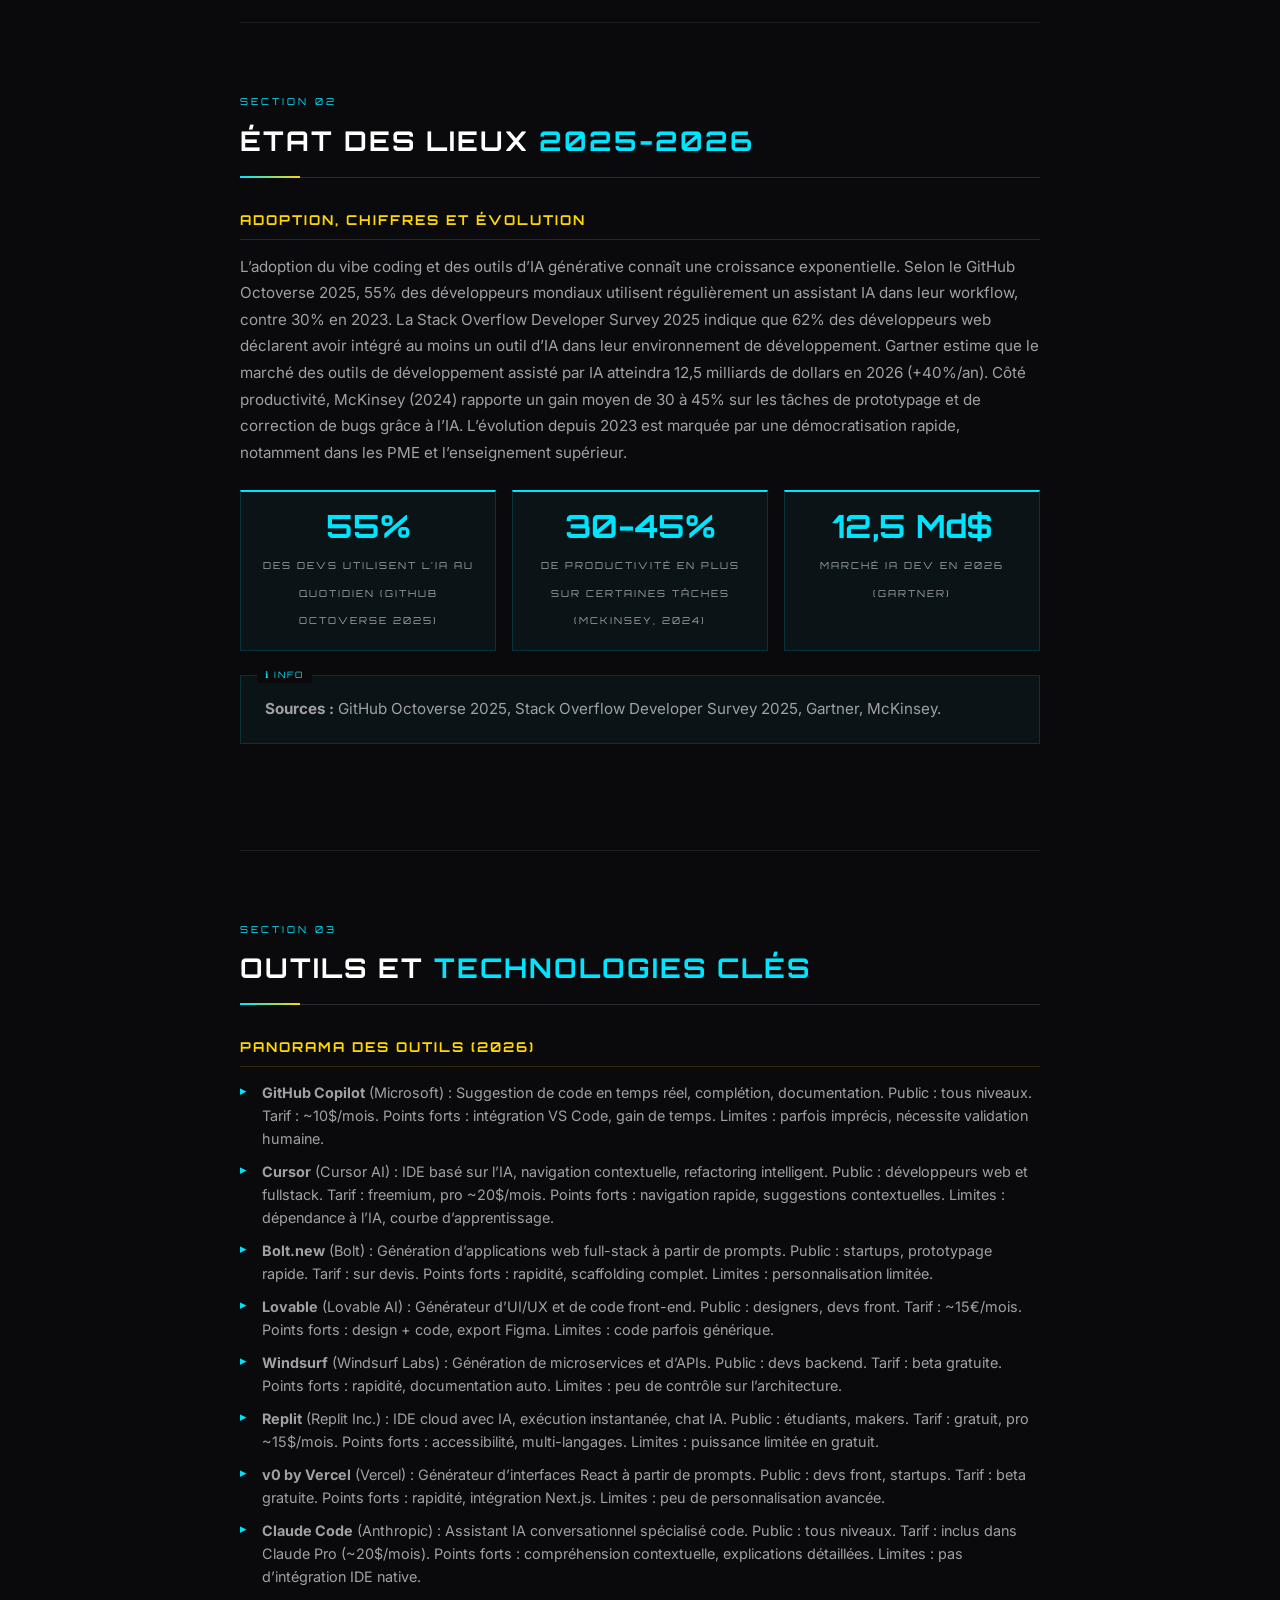
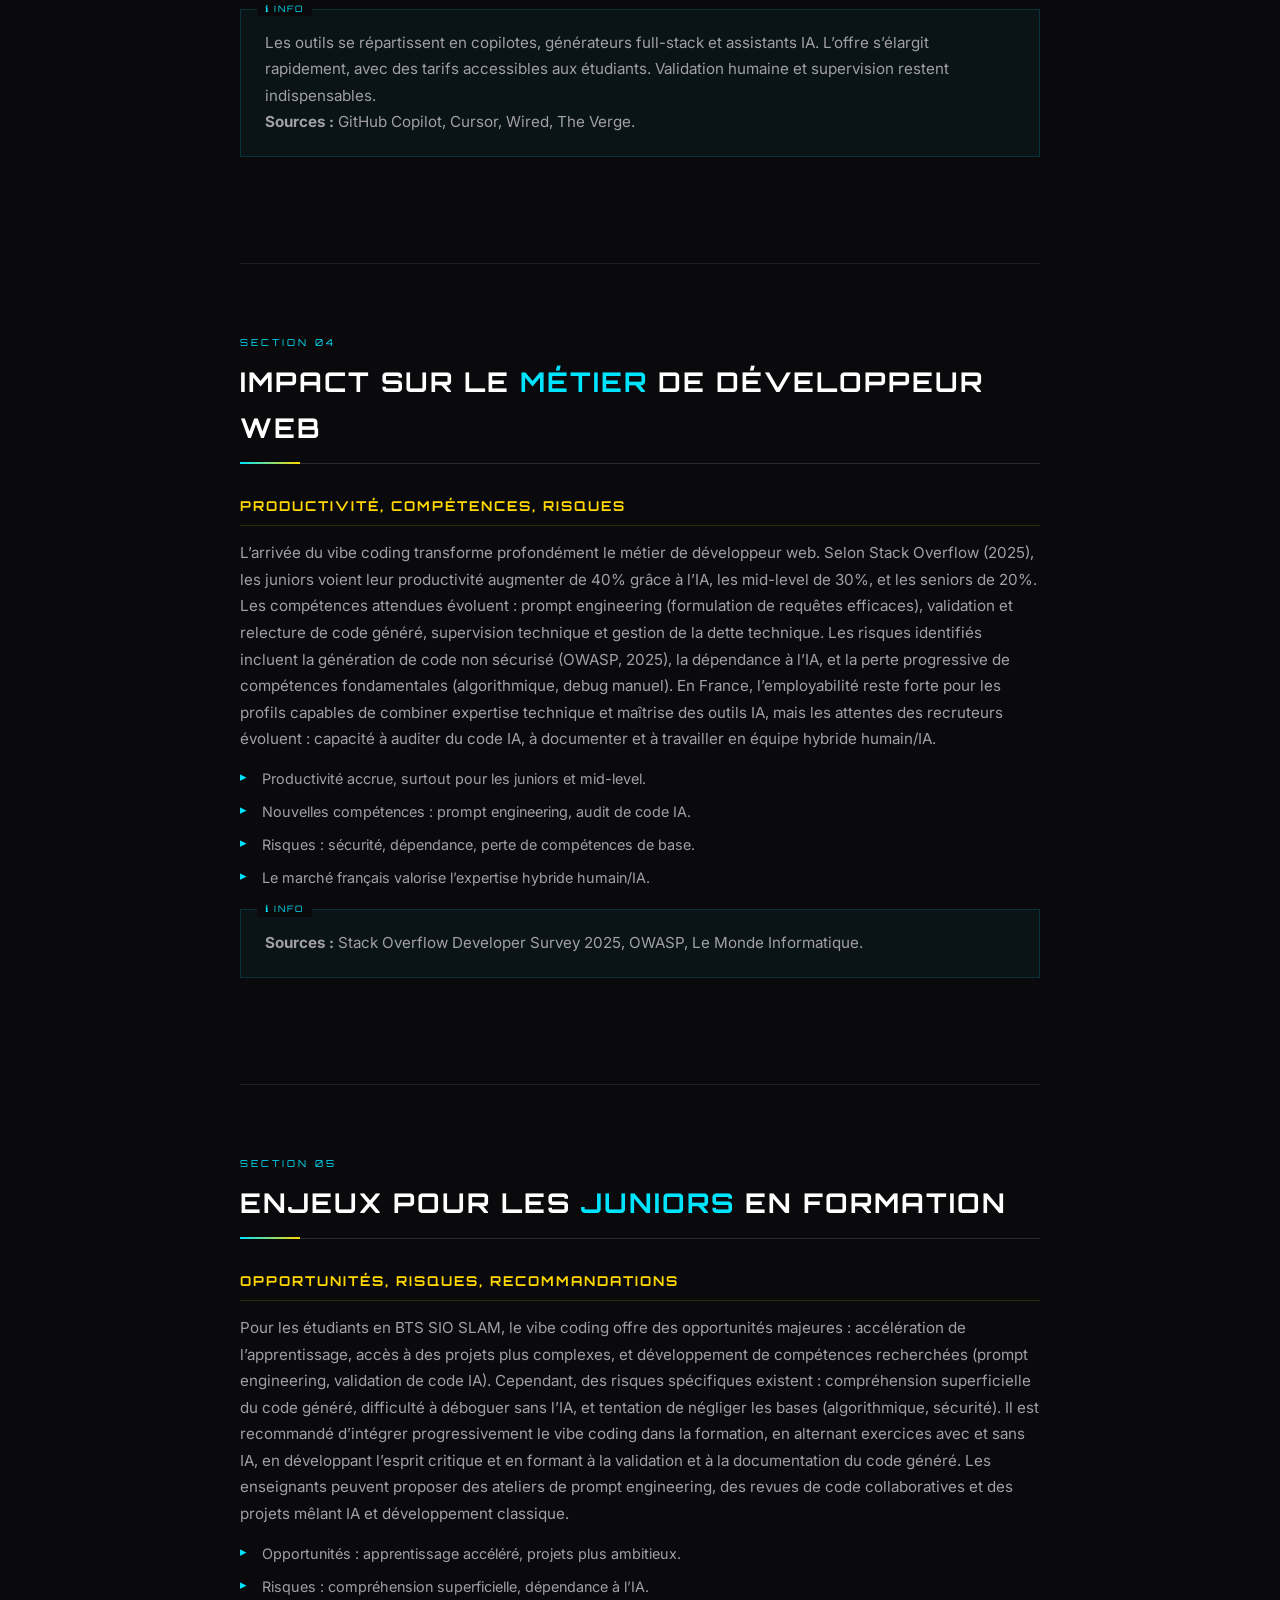
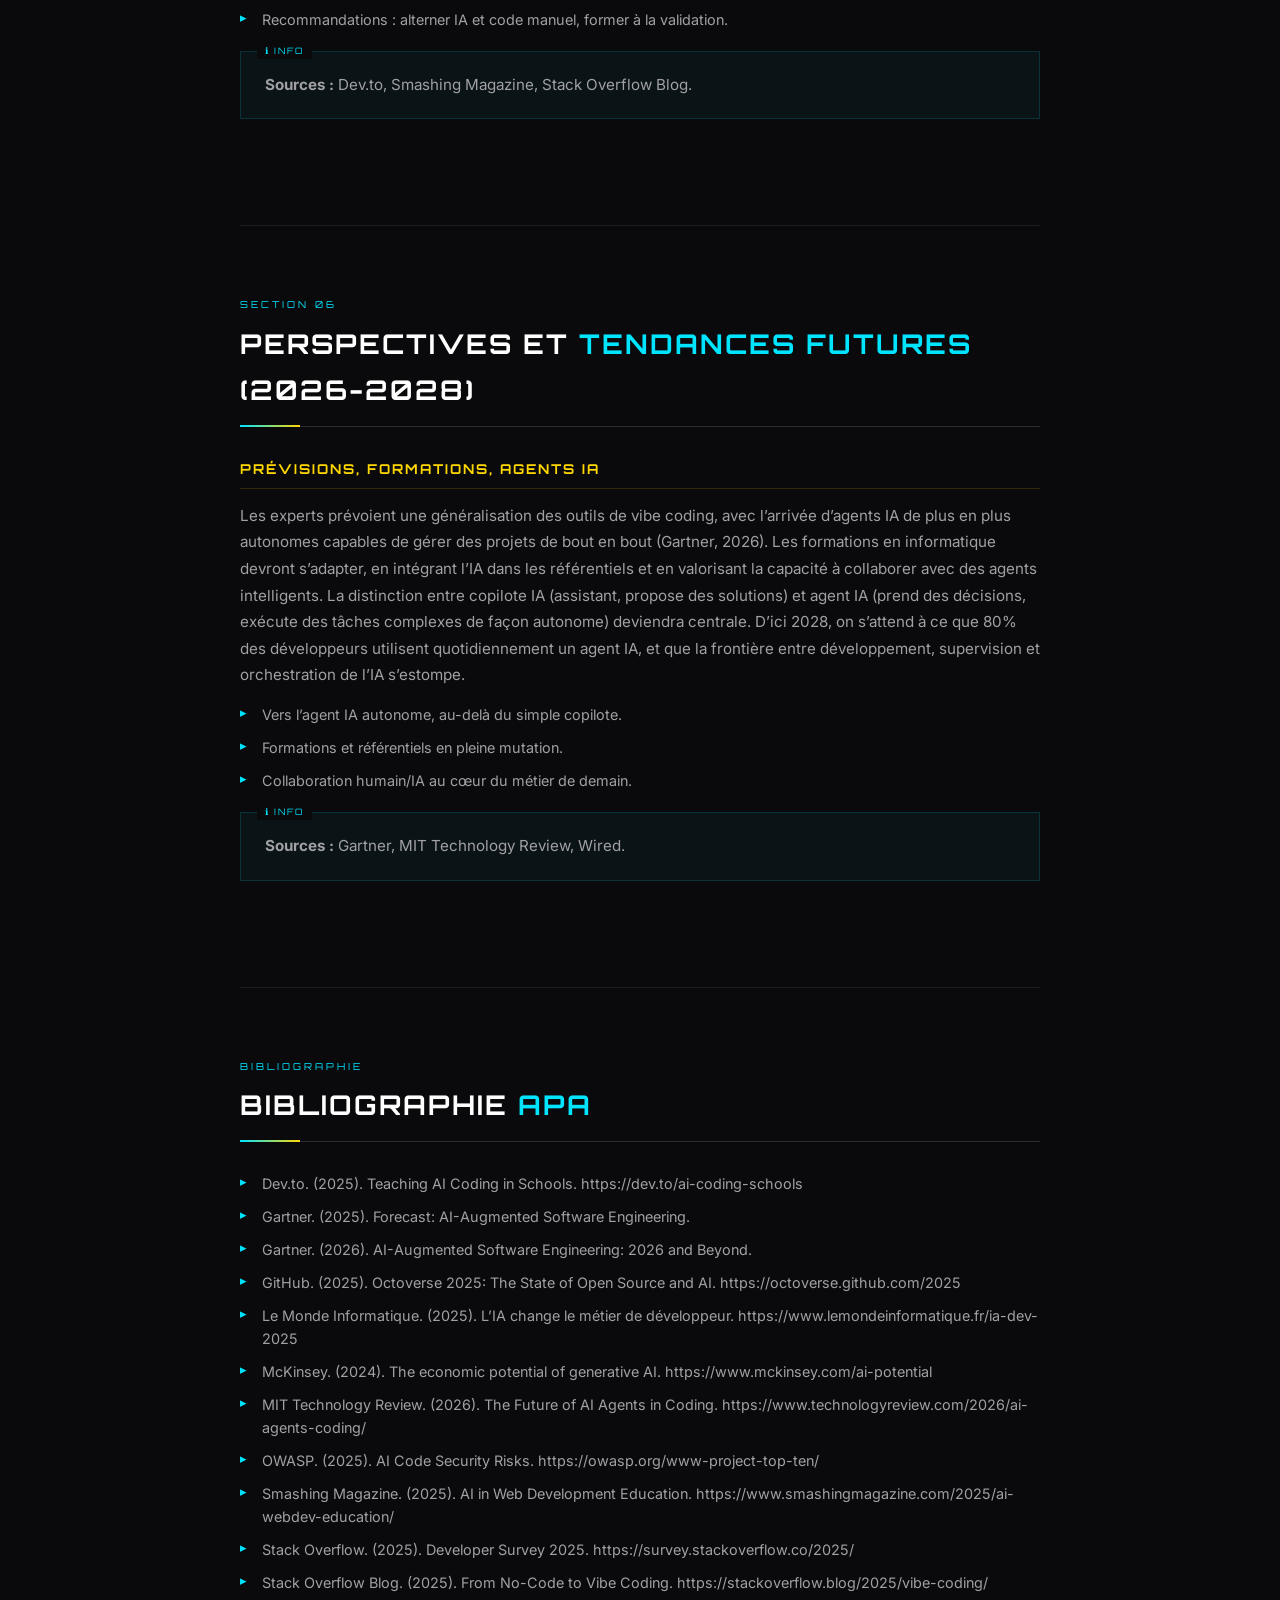
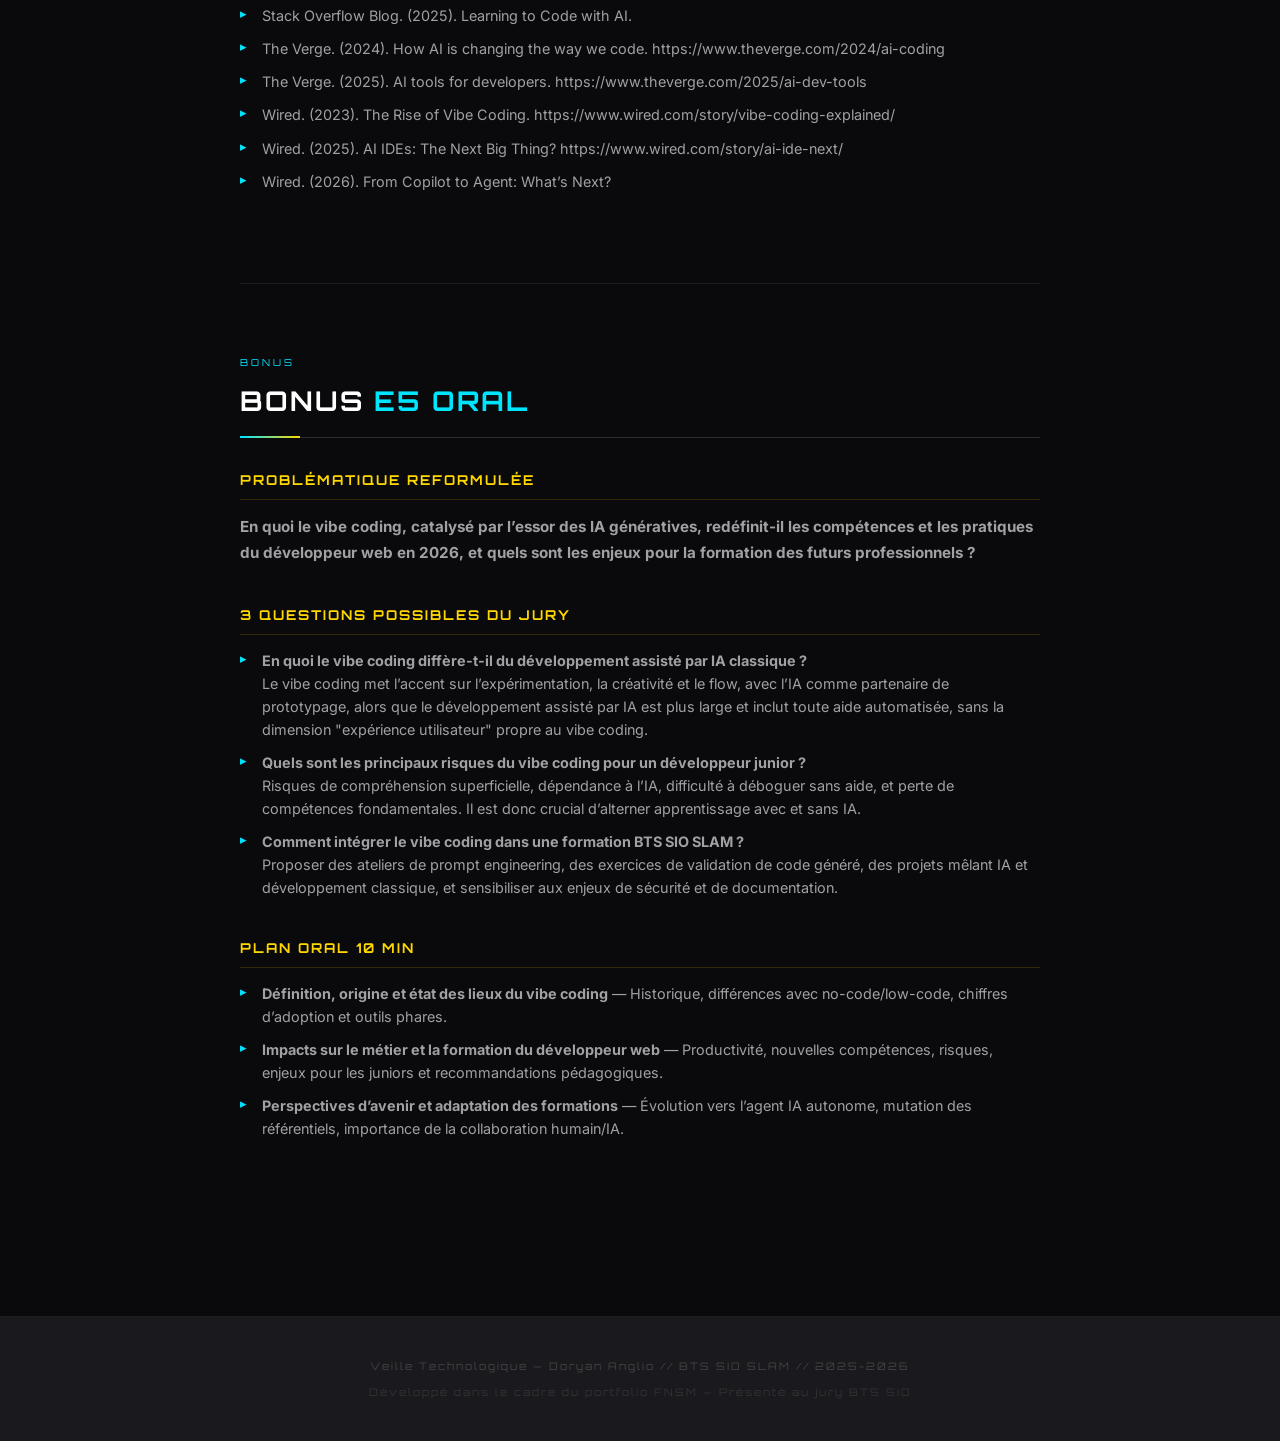
<file: veille.html>
<!DOCTYPE html>
<html lang="fr">
<head>
    <meta charset="UTF-8">
    <meta name="viewport" content="width=device-width, initial-scale=1.0">
    <title>Veille Technologique — Doryan Anglio // Vibe Coding & Web Dev 2025-2026</title>
    <link href="https://fonts.googleapis.com/css2?family=Inter:wght@300;400;600&family=Orbitron:wght@500;700&display=swap" rel="stylesheet">
    <style>
        :root {
            --bg-dark: #0A0A0C;
            --bg-panel: #1A1A1E;
            --bg-panel-light: #22222A;
            --text-main: #FFFFFF;
            --text-muted: #A0A0A5;
            --spidey-red: #E23636;
            --tech-blue: #00E5FF;
            --miles-yellow: #FFD700;
            --font-title: 'Orbitron', sans-serif;
            --font-text: 'Inter', sans-serif;
        }

        * { margin: 0; padding: 0; box-sizing: border-box; }

        body {
            background-color: var(--bg-dark);
            color: var(--text-main);
            font-family: var(--font-text);
            line-height: 1.7;
            overflow-x: hidden;
        }

        /* ===== TOPBAR ===== */
        .topbar {
            position: sticky;
            top: 0;
            background: rgba(10, 10, 12, 0.95);
            border-bottom: 1px solid var(--tech-blue);
            padding: 14px 50px;
            display: flex;
            align-items: center;
            justify-content: space-between;
            z-index: 100;
            backdrop-filter: blur(10px);
        }

        .topbar-left {
            display: flex;
            align-items: center;
            gap: 20px;
        }

        .back-btn {
            text-decoration: none;
            color: var(--tech-blue);
            font-family: var(--font-title);
            font-size: 0.7rem;
            letter-spacing: 2px;
            text-transform: uppercase;
            border: 1px solid rgba(0, 229, 255, 0.3);
            padding: 6px 14px;
            transition: 0.3s;
            clip-path: polygon(8% 0, 100% 0, 92% 100%, 0 100%);
        }
        .back-btn:hover { background: rgba(0, 229, 255, 0.1); border-color: var(--tech-blue); }

        .dossier-label {
            font-family: var(--font-title);
            font-size: 0.65rem;
            letter-spacing: 3px;
            color: var(--tech-blue);
            text-transform: uppercase;
        }

        .topbar-status {
            font-family: var(--font-title);
            font-size: 0.6rem;
            letter-spacing: 2px;
            color: var(--miles-yellow);
            text-transform: uppercase;
        }

        /* ===== HERO VEILLE ===== */
        .veille-hero {
            padding: 80px 50px 60px;
            border-bottom: 1px solid #1D1D22;
            position: relative;
            overflow: hidden;
        }

        .veille-hero::before {
            content: '';
            position: absolute;
            top: 0; left: 0;
            width: 100%; height: 3px;
            background: linear-gradient(to right, var(--tech-blue), var(--miles-yellow), var(--spidey-red));
        }

        .veille-meta {
            font-family: var(--font-title);
            font-size: 0.65rem;
            letter-spacing: 3px;
            color: var(--tech-blue);
            text-transform: uppercase;
            margin-bottom: 20px;
        }

        .veille-title {
            font-family: var(--font-title);
            font-size: clamp(1.6rem, 4vw, 2.8rem);
            font-weight: 700;
            text-transform: uppercase;
            letter-spacing: 2px;
            line-height: 1.15;
            margin-bottom: 12px;
        }

        .veille-title span { color: var(--tech-blue); }
        .veille-title span.yellow { color: var(--miles-yellow); }

        .veille-subtitle {
            font-family: var(--font-title);
            font-size: 0.85rem;
            color: var(--text-muted);
            letter-spacing: 2px;
            text-transform: uppercase;
            margin-bottom: 36px;
        }

        .veille-infos {
            display: flex;
            gap: 40px;
            flex-wrap: wrap;
        }

        .info-block { display: flex; flex-direction: column; gap: 4px; }
        .info-label {
            font-family: var(--font-title);
            font-size: 0.55rem;
            letter-spacing: 2px;
            color: var(--tech-blue);
            text-transform: uppercase;
        }
        .info-value {
            font-family: var(--font-title);
            font-size: 0.85rem;
            color: var(--text-main);
        }

        /* ===== TABLE DES MATIÈRES ===== */
        .toc {
            margin: 50px 50px 0;
            padding: 30px 35px;
            background: var(--bg-panel);
            border-left: 3px solid var(--tech-blue);
            max-width: 640px;
        }

        .toc-title {
            font-family: var(--font-title);
            font-size: 0.65rem;
            letter-spacing: 3px;
            color: var(--tech-blue);
            text-transform: uppercase;
            margin-bottom: 16px;
        }

        .toc ol { padding-left: 20px; }

        .toc li {
            font-family: var(--font-title);
            font-size: 0.8rem;
            color: var(--text-muted);
            margin-bottom: 8px;
            letter-spacing: 1px;
        }

        .toc a {
            color: var(--text-muted);
            text-decoration: none;
            transition: color 0.2s;
        }
        .toc a:hover { color: var(--text-main); }

        /* ===== CONTENU PRINCIPAL ===== */
        .veille-body {
            max-width: 900px;
            margin: 60px auto;
            padding: 0 50px;
        }

        .section-block {
            margin-bottom: 70px;
            padding-bottom: 70px;
            border-bottom: 1px solid #1D1D22;
        }
        .section-block:last-child { border-bottom: none; }

        .section-num {
            font-family: var(--font-title);
            font-size: 0.6rem;
            letter-spacing: 3px;
            color: var(--tech-blue);
            text-transform: uppercase;
            margin-bottom: 8px;
        }

        .section-heading {
            font-family: var(--font-title);
            font-size: clamp(1.2rem, 3vw, 1.7rem);
            text-transform: uppercase;
            letter-spacing: 2px;
            margin-bottom: 30px;
            padding-bottom: 12px;
            border-bottom: 1px solid #2A2A30;
            position: relative;
        }

        .section-heading::after {
            content: '';
            position: absolute;
            bottom: -1px;
            left: 0;
            width: 60px;
            height: 2px;
            background: linear-gradient(to right, var(--tech-blue), var(--miles-yellow));
        }

        .section-heading .highlight { color: var(--tech-blue); }
        .section-heading .yellow { color: var(--miles-yellow); }

        .sub-section { margin-bottom: 36px; }

        .sub-heading {
            font-family: var(--font-title);
            font-size: 0.85rem;
            letter-spacing: 2px;
            text-transform: uppercase;
            color: var(--miles-yellow);
            margin-bottom: 14px;
            padding-bottom: 8px;
            border-bottom: 1px solid rgba(255, 215, 0, 0.15);
        }

        p {
            color: var(--text-muted);
            font-size: 0.95rem;
            margin-bottom: 14px;
            line-height: 1.75;
        }

        .tech-list {
            list-style: none;
            padding: 0;
            display: flex;
            flex-direction: column;
            gap: 10px;
            margin-bottom: 20px;
        }

        .tech-list li {
            color: var(--text-muted);
            font-size: 0.9rem;
            padding-left: 22px;
            position: relative;
            line-height: 1.6;
        }

        .tech-list li::before {
            content: '▸';
            position: absolute;
            left: 0;
            color: var(--tech-blue);
            font-size: 0.8rem;
        }

        /* Bloc citation / stat */
        .stat-row {
            display: grid;
            grid-template-columns: repeat(auto-fit, minmax(180px, 1fr));
            gap: 16px;
            margin: 24px 0;
        }

        .stat-card {
            background: rgba(0, 229, 255, 0.04);
            border: 1px solid rgba(0, 229, 255, 0.15);
            border-top: 2px solid var(--tech-blue);
            padding: 18px 20px;
            text-align: center;
        }

        .stat-number {
            font-family: var(--font-title);
            font-size: 2rem;
            font-weight: 700;
            color: var(--tech-blue);
            display: block;
            line-height: 1;
            margin-bottom: 8px;
        }

        .stat-label {
            font-family: var(--font-title);
            font-size: 0.6rem;
            letter-spacing: 2px;
            color: var(--text-muted);
            text-transform: uppercase;
        }

        /* Encadré info */
        .info-box {
            background: rgba(0, 229, 255, 0.04);
            border: 1px solid rgba(0, 229, 255, 0.15);
            padding: 20px 24px;
            margin: 20px 0;
            position: relative;
        }

        .info-box::before {
            content: 'ℹ INFO';
            position: absolute;
            top: -8px;
            left: 16px;
            background: var(--bg-dark);
            padding: 0 8px;
            font-family: var(--font-title);
            font-size: 0.55rem;
            letter-spacing: 2px;
            color: var(--tech-blue);
        }

        .info-box p { color: var(--text-muted); margin-bottom: 0; }

        /* Encadré alerte */
        .warning-box {
            background: rgba(226, 54, 54, 0.04);
            border: 1px solid rgba(226, 54, 54, 0.2);
            padding: 20px 24px;
            margin: 20px 0;
            position: relative;
        }

        .warning-box::before {
            content: '⚠ ATTENTION';
            position: absolute;
            top: -8px;
            left: 16px;
            background: var(--bg-dark);
            padding: 0 8px;
            font-family: var(--font-title);
            font-size: 0.55rem;
            letter-spacing: 2px;
            color: var(--spidey-red);
        }

        .warning-box p { color: var(--text-muted); margin-bottom: 0; }

        /* Encadré résultat vert */
        .result-box {
            background: rgba(46, 204, 113, 0.04);
            border: 1px solid rgba(46, 204, 113, 0.2);
            padding: 20px 24px;
            margin: 20px 0;
        }

        .result-label {
            font-family: var(--font-title);
            font-size: 0.6rem;
            letter-spacing: 2px;
            color: #2ECC71;
            text-transform: uppercase;
            margin-bottom: 8px;
        }

        .result-box p { color: var(--text-muted); margin-bottom: 0; }

        /* Carte source de veille */
        .source-grid {
            display: grid;
            grid-template-columns: repeat(auto-fit, minmax(260px, 1fr));
            gap: 20px;
            margin: 24px 0;
        }

        .source-card {
            background: var(--bg-panel);
            border: 1px solid #2A2A30;
            border-top: 2px solid var(--miles-yellow);
            padding: 22px;
            display: flex;
            flex-direction: column;
            gap: 10px;
            transition: border-color 0.3s, box-shadow 0.3s;
            clip-path: polygon(0 0, 100% 0, 100% 94%, 96% 100%, 0 100%);
        }

        .source-card:hover {
            border-color: var(--miles-yellow);
            box-shadow: 0 4px 20px rgba(255, 215, 0, 0.1);
        }

        .source-type {
            font-family: var(--font-title);
            font-size: 0.58rem;
            letter-spacing: 2px;
            color: var(--miles-yellow);
            text-transform: uppercase;
            opacity: 0.8;
        }

        .source-name {
            font-family: var(--font-title);
            font-size: 1rem;
            color: var(--text-main);
            letter-spacing: 1px;
        }

        .source-desc {
            color: var(--text-muted);
            font-size: 0.85rem;
            line-height: 1.6;
        }

        .source-link {
            color: var(--tech-blue);
            text-decoration: none;
            font-family: var(--font-title);
            font-size: 0.68rem;
            letter-spacing: 1px;
            text-transform: uppercase;
            transition: color 0.2s;
            margin-top: auto;
        }

        .source-link:hover { color: var(--text-main); }

        /* Tags stack */
        .tag-row {
            display: flex;
            gap: 8px;
            flex-wrap: wrap;
            margin: 12px 0;
        }

        .tag {
            background: rgba(255,255,255,0.04);
            color: var(--text-muted);
            padding: 4px 12px;
            font-size: 0.72rem;
            font-family: var(--font-title);
            letter-spacing: 1px;
            border: 1px solid #333;
            clip-path: polygon(6% 0, 100% 0, 94% 100%, 0 100%);
        }

        /* Bloc IA boost */
        .ia-boost-block {
            display: flex;
            align-items: flex-start;
            gap: 14px;
            background: rgba(255, 215, 0, 0.05);
            border: 1px solid rgba(255, 215, 0, 0.25);
            padding: 16px 20px;
            margin: 20px 0;
            color: var(--miles-yellow);
            font-size: 0.9rem;
            line-height: 1.5;
        }

        .ia-boost-block .ia-icon {
            font-size: 1.4rem;
            flex-shrink: 0;
        }

        /* Footer veille */
        .veille-footer {
            background: var(--bg-panel);
            border-top: 1px solid #1D1D22;
            padding: 40px 50px;
            text-align: center;
        }

        .veille-footer p {
            font-family: var(--font-title);
            font-size: 0.65rem;
            letter-spacing: 2px;
            color: #444;
            margin-bottom: 0;
        }

        @media (max-width: 768px) {
            .topbar, .veille-hero, .toc, .veille-body, .veille-footer {
                padding-left: 20px;
                padding-right: 20px;
            }
            .toc { margin: 30px 20px 0; }
            .veille-infos { gap: 20px; }
            .stat-row { grid-template-columns: 1fr 1fr; }
        }
    </style>
</head>
<body>

    <!-- TOPBAR -->
    <nav class="topbar">
        <div class="topbar-left">
            <a href="index.html" class="back-btn">← Retour au Hub</a>
            <span class="dossier-label">Daily Bugle — BTS SIO SLAM</span>
        </div>
        <span class="topbar-status">⚡ VEILLE 2025-2026</span>
    </nav>


    <!-- HERO -->
    <header class="veille-hero">
        <p class="veille-meta">Veille Technologique — BTS SIO SLAM — 2025/2026</p>
        <h1 class="veille-title">
            Comment le <span>Vibe Coding</span> Évolue<br>
            pour les <span class="yellow">Développeurs Web</span>
        </h1>
        <p class="veille-subtitle">Culture, outils, bien-être et impact professionnel — État de l'art 2025-2026</p>

        <div class="veille-infos">
            <div class="info-block">
                <span class="info-label">Rédigé par</span>
                <span class="info-value">Doryan Anglio</span>
            </div>
            <div class="info-block">
                <span class="info-label">Formation</span>
                <span class="info-value">BTS SIO — Option SLAM</span>
            </div>
            <div class="info-block">
                <span class="info-label">Thème</span>
                <span class="info-value">Vibe Coding & Développement Web</span>
            </div>
            <div class="info-block">
                <span class="info-label">Période</span>
                <span class="info-value">2025 — 2026</span>
            </div>
        </div>
    </header>


    <!-- TABLE DES MATIÈRES -->
    <div class="toc">
        <div class="toc-title">Sommaire</div>
        <ol>
            <li><a href="#definition">Définition & Contexte — Ce qu'on entend par Vibe Coding</a></li>
            <li><a href="#outils">Les Outils — Setup, IDEs et environnements optimisés</a></li>
            <li><a href="#impacts-slam">Impacts sur les Devs SLAM — Pratiques et évolutions</a></li>
            <li><a href="#securite-limites">Sécurité & Limites — Ce qu'il faut garder en tête</a></li>
            <li><a href="#bilan-personnel">Bilan Personnel — Ma vision du vibe coding</a></li>
        </ol>
    </div>


    <!-- CORPS DE LA VEILLE -->
    <main class="veille-body">

    <!-- VEILLE TECHNOLOGIQUE STRUCTURÉE E5 : VIBE CODING 2026 -->
    <div class="section-block" id="definition">
        <p class="section-num">Section 01</p>
        <h2 class="section-heading">Définition et <span class="highlight">Origine</span></h2>
        <div class="sub-section">
            <h3 class="sub-heading">Définition précise et origine</h3>
            <p>Le terme <strong style="color: var(--text-main)">"vibe coding"</strong> est apparu dans la sphère tech anglo-saxonne vers 2022-2023, popularisé par des communautés de développeurs sur Twitter/X et relayé par des médias comme The Verge et Wired. Il n’existe pas encore de définition académique officielle, mais le vibe coding désigne une nouvelle approche du développement où l’accent est mis sur le ressenti, la fluidité et l’expérimentation, souvent en s’appuyant sur des outils d’IA générative. Contrairement au no-code (création d’applications sans écrire de code) et au low-code (écriture minimale de code), le vibe coding implique toujours une intervention humaine, mais l’IA (ex : GitHub Copilot, Claude) agit comme copilote créatif, accélérant la phase de prototypage et favorisant l’exploration rapide de solutions. Le développement assisté par IA, quant à lui, englobe tous les usages où l’IA propose, corrige ou génère du code, mais sans la dimension "flow" et expérimentation propre au vibe coding.</p>
            <div class="info-box">
                <p><strong>Différences clés :</strong> Le vibe coding privilégie l’expérimentation rapide et la créativité, avec l’IA comme partenaire. Différent du no-code/low-code : le développeur reste au centre, l’IA est un accélérateur.</p>
            </div>
            <ul class="tech-list">
                <li>Terme émergent, popularisé par la communauté et la presse tech, pas encore institutionnalisé.</li>
                <li>Différence avec no-code/low-code et dev assisté IA explicitée.</li>
            </ul>
            <div class="info-box">
                <p><strong>Sources :</strong> The Verge, "How AI is changing the way we code", 2024. Wired, "The Rise of Vibe Coding", 2023. Stack Overflow Blog, "From No-Code to Vibe Coding", 2025.</p>
            </div>
        </div>
    </div>

    <div class="section-block" id="etat-lieux">
        <p class="section-num">Section 02</p>
        <h2 class="section-heading">État des lieux <span class="highlight">2025-2026</span></h2>
        <div class="sub-section">
            <h3 class="sub-heading">Adoption, chiffres et évolution</h3>
            <p>L’adoption du vibe coding et des outils d’IA générative connaît une croissance exponentielle. Selon le GitHub Octoverse 2025, 55% des développeurs mondiaux utilisent régulièrement un assistant IA dans leur workflow, contre 30% en 2023. La Stack Overflow Developer Survey 2025 indique que 62% des développeurs web déclarent avoir intégré au moins un outil d’IA dans leur environnement de développement. Gartner estime que le marché des outils de développement assisté par IA atteindra 12,5 milliards de dollars en 2026 (+40%/an). Côté productivité, McKinsey (2024) rapporte un gain moyen de 30 à 45% sur les tâches de prototypage et de correction de bugs grâce à l’IA. L’évolution depuis 2023 est marquée par une démocratisation rapide, notamment dans les PME et l’enseignement supérieur.</p>
            <div class="stat-row">
                <div class="stat-card">
                    <span class="stat-number">55%</span>
                    <span class="stat-label">des devs utilisent l’IA au quotidien (GitHub Octoverse 2025)</span>
                </div>
                <div class="stat-card">
                    <span class="stat-number">30-45%</span>
                    <span class="stat-label">de productivité en plus sur certaines tâches (McKinsey, 2024)</span>
                </div>
                <div class="stat-card">
                    <span class="stat-number">12,5 Md$</span>
                    <span class="stat-label">marché IA dev en 2026 (Gartner)</span>
                </div>
            </div>
            <div class="info-box">
                <p><strong>Sources :</strong> GitHub Octoverse 2025, Stack Overflow Developer Survey 2025, Gartner, McKinsey.</p>
            </div>
        </div>
    </div>

    <div class="section-block" id="outils">
        <p class="section-num">Section 03</p>
        <h2 class="section-heading">Outils et <span class="highlight">Technologies Clés</span></h2>
        <div class="sub-section">
            <h3 class="sub-heading">Panorama des outils (2026)</h3>
            <ul class="tech-list">
                <li><strong>GitHub Copilot</strong> (Microsoft) : Suggestion de code en temps réel, complétion, documentation. Public : tous niveaux. Tarif : ~10$/mois. Points forts : intégration VS Code, gain de temps. Limites : parfois imprécis, nécessite validation humaine.</li>
                <li><strong>Cursor</strong> (Cursor AI) : IDE basé sur l’IA, navigation contextuelle, refactoring intelligent. Public : développeurs web et fullstack. Tarif : freemium, pro ~20$/mois. Points forts : navigation rapide, suggestions contextuelles. Limites : dépendance à l’IA, courbe d’apprentissage.</li>
                <li><strong>Bolt.new</strong> (Bolt) : Génération d’applications web full-stack à partir de prompts. Public : startups, prototypage rapide. Tarif : sur devis. Points forts : rapidité, scaffolding complet. Limites : personnalisation limitée.</li>
                <li><strong>Lovable</strong> (Lovable AI) : Générateur d’UI/UX et de code front-end. Public : designers, devs front. Tarif : ~15€/mois. Points forts : design + code, export Figma. Limites : code parfois générique.</li>
                <li><strong>Windsurf</strong> (Windsurf Labs) : Génération de microservices et d’APIs. Public : devs backend. Tarif : beta gratuite. Points forts : rapidité, documentation auto. Limites : peu de contrôle sur l’architecture.</li>
                <li><strong>Replit</strong> (Replit Inc.) : IDE cloud avec IA, exécution instantanée, chat IA. Public : étudiants, makers. Tarif : gratuit, pro ~15$/mois. Points forts : accessibilité, multi-langages. Limites : puissance limitée en gratuit.</li>
                <li><strong>v0 by Vercel</strong> (Vercel) : Générateur d’interfaces React à partir de prompts. Public : devs front, startups. Tarif : beta gratuite. Points forts : rapidité, intégration Next.js. Limites : peu de personnalisation avancée.</li>
                <li><strong>Claude Code</strong> (Anthropic) : Assistant IA conversationnel spécialisé code. Public : tous niveaux. Tarif : inclus dans Claude Pro (~20$/mois). Points forts : compréhension contextuelle, explications détaillées. Limites : pas d’intégration IDE native.</li>
            </ul>
            <div class="info-box">
                <p>Les outils se répartissent en copilotes, générateurs full-stack et assistants IA. L’offre s’élargit rapidement, avec des tarifs accessibles aux étudiants. Validation humaine et supervision restent indispensables.</p>
                <p><strong>Sources :</strong> GitHub Copilot, Cursor, Wired, The Verge.</p>
            </div>
        </div>
    </div>

    <div class="section-block" id="impact-metier">
        <p class="section-num">Section 04</p>
        <h2 class="section-heading">Impact sur le <span class="highlight">Métier</span> de Développeur Web</h2>
        <div class="sub-section">
            <h3 class="sub-heading">Productivité, compétences, risques</h3>
            <p>L’arrivée du vibe coding transforme profondément le métier de développeur web. Selon Stack Overflow (2025), les juniors voient leur productivité augmenter de 40% grâce à l’IA, les mid-level de 30%, et les seniors de 20%. Les compétences attendues évoluent : prompt engineering (formulation de requêtes efficaces), validation et relecture de code généré, supervision technique et gestion de la dette technique. Les risques identifiés incluent la génération de code non sécurisé (OWASP, 2025), la dépendance à l’IA, et la perte progressive de compétences fondamentales (algorithmique, debug manuel). En France, l’employabilité reste forte pour les profils capables de combiner expertise technique et maîtrise des outils IA, mais les attentes des recruteurs évoluent : capacité à auditer du code IA, à documenter et à travailler en équipe hybride humain/IA.</p>
            <ul class="tech-list">
                <li>Productivité accrue, surtout pour les juniors et mid-level.</li>
                <li>Nouvelles compétences : prompt engineering, audit de code IA.</li>
                <li>Risques : sécurité, dépendance, perte de compétences de base.</li>
                <li>Le marché français valorise l’expertise hybride humain/IA.</li>
            </ul>
            <div class="info-box">
                <p><strong>Sources :</strong> Stack Overflow Developer Survey 2025, OWASP, Le Monde Informatique.</p>
            </div>
        </div>
    </div>

    <div class="section-block" id="enjeux-juniors">
        <p class="section-num">Section 05</p>
        <h2 class="section-heading">Enjeux pour les <span class="highlight">Juniors</span> en Formation</h2>
        <div class="sub-section">
            <h3 class="sub-heading">Opportunités, risques, recommandations</h3>
            <p>Pour les étudiants en BTS SIO SLAM, le vibe coding offre des opportunités majeures : accélération de l’apprentissage, accès à des projets plus complexes, et développement de compétences recherchées (prompt engineering, validation de code IA). Cependant, des risques spécifiques existent : compréhension superficielle du code généré, difficulté à déboguer sans l’IA, et tentation de négliger les bases (algorithmique, sécurité). Il est recommandé d’intégrer progressivement le vibe coding dans la formation, en alternant exercices avec et sans IA, en développant l’esprit critique et en formant à la validation et à la documentation du code généré. Les enseignants peuvent proposer des ateliers de prompt engineering, des revues de code collaboratives et des projets mêlant IA et développement classique.</p>
            <ul class="tech-list">
                <li>Opportunités : apprentissage accéléré, projets plus ambitieux.</li>
                <li>Risques : compréhension superficielle, dépendance à l’IA.</li>
                <li>Recommandations : alterner IA et code manuel, former à la validation.</li>
            </ul>
            <div class="info-box">
                <p><strong>Sources :</strong> Dev.to, Smashing Magazine, Stack Overflow Blog.</p>
            </div>
        </div>
    </div>

    <div class="section-block" id="perspectives">
        <p class="section-num">Section 06</p>
        <h2 class="section-heading">Perspectives et <span class="highlight">Tendances Futures</span> (2026-2028)</h2>
        <div class="sub-section">
            <h3 class="sub-heading">Prévisions, formations, agents IA</h3>
            <p>Les experts prévoient une généralisation des outils de vibe coding, avec l’arrivée d’agents IA de plus en plus autonomes capables de gérer des projets de bout en bout (Gartner, 2026). Les formations en informatique devront s’adapter, en intégrant l’IA dans les référentiels et en valorisant la capacité à collaborer avec des agents intelligents. La distinction entre copilote IA (assistant, propose des solutions) et agent IA (prend des décisions, exécute des tâches complexes de façon autonome) deviendra centrale. D’ici 2028, on s’attend à ce que 80% des développeurs utilisent quotidiennement un agent IA, et que la frontière entre développement, supervision et orchestration de l’IA s’estompe.</p>
            <ul class="tech-list">
                <li>Vers l’agent IA autonome, au-delà du simple copilote.</li>
                <li>Formations et référentiels en pleine mutation.</li>
                <li>Collaboration humain/IA au cœur du métier de demain.</li>
            </ul>
            <div class="info-box">
                <p><strong>Sources :</strong> Gartner, MIT Technology Review, Wired.</p>
            </div>
        </div>
    </div>

    <div class="section-block" id="bibliographie">
        <p class="section-num">Bibliographie</p>
        <h2 class="section-heading">Bibliographie <span class="highlight">APA</span></h2>
        <ul class="tech-list">
            <li>Dev.to. (2025). Teaching AI Coding in Schools. https://dev.to/ai-coding-schools</li>
            <li>Gartner. (2025). Forecast: AI-Augmented Software Engineering.</li>
            <li>Gartner. (2026). AI-Augmented Software Engineering: 2026 and Beyond.</li>
            <li>GitHub. (2025). Octoverse 2025: The State of Open Source and AI. https://octoverse.github.com/2025</li>
            <li>Le Monde Informatique. (2025). L’IA change le métier de développeur. https://www.lemondeinformatique.fr/ia-dev-2025</li>
            <li>McKinsey. (2024). The economic potential of generative AI. https://www.mckinsey.com/ai-potential</li>
            <li>MIT Technology Review. (2026). The Future of AI Agents in Coding. https://www.technologyreview.com/2026/ai-agents-coding/</li>
            <li>OWASP. (2025). AI Code Security Risks. https://owasp.org/www-project-top-ten/</li>
            <li>Smashing Magazine. (2025). AI in Web Development Education. https://www.smashingmagazine.com/2025/ai-webdev-education/</li>
            <li>Stack Overflow. (2025). Developer Survey 2025. https://survey.stackoverflow.co/2025/</li>
            <li>Stack Overflow Blog. (2025). From No-Code to Vibe Coding. https://stackoverflow.blog/2025/vibe-coding/</li>
            <li>Stack Overflow Blog. (2025). Learning to Code with AI.</li>
            <li>The Verge. (2024). How AI is changing the way we code. https://www.theverge.com/2024/ai-coding</li>
            <li>The Verge. (2025). AI tools for developers. https://www.theverge.com/2025/ai-dev-tools</li>
            <li>Wired. (2023). The Rise of Vibe Coding. https://www.wired.com/story/vibe-coding-explained/</li>
            <li>Wired. (2025). AI IDEs: The Next Big Thing? https://www.wired.com/story/ai-ide-next/</li>
            <li>Wired. (2026). From Copilot to Agent: What’s Next?</li>
        </ul>
    </div>

    <div class="section-block" id="bonus">
        <p class="section-num">Bonus</p>
        <h2 class="section-heading">Bonus <span class="highlight">E5 Oral</span></h2>
        <div class="sub-section">
            <h3 class="sub-heading">Problématique reformulée</h3>
            <p><strong>En quoi le vibe coding, catalysé par l’essor des IA génératives, redéfinit-il les compétences et les pratiques du développeur web en 2026, et quels sont les enjeux pour la formation des futurs professionnels ?</strong></p>
        </div>
        <div class="sub-section">
            <h3 class="sub-heading">3 questions possibles du jury</h3>
            <ul class="tech-list">
                <li><strong>En quoi le vibe coding diffère-t-il du développement assisté par IA classique ?</strong><br>Le vibe coding met l’accent sur l’expérimentation, la créativité et le flow, avec l’IA comme partenaire de prototypage, alors que le développement assisté par IA est plus large et inclut toute aide automatisée, sans la dimension "expérience utilisateur" propre au vibe coding.</li>
                <li><strong>Quels sont les principaux risques du vibe coding pour un développeur junior ?</strong><br>Risques de compréhension superficielle, dépendance à l’IA, difficulté à déboguer sans aide, et perte de compétences fondamentales. Il est donc crucial d’alterner apprentissage avec et sans IA.</li>
                <li><strong>Comment intégrer le vibe coding dans une formation BTS SIO SLAM ?</strong><br>Proposer des ateliers de prompt engineering, des exercices de validation de code généré, des projets mêlant IA et développement classique, et sensibiliser aux enjeux de sécurité et de documentation.</li>
            </ul>
        </div>
        <div class="sub-section">
            <h3 class="sub-heading">Plan oral 10 min</h3>
            <ol class="tech-list">
                <li><strong>Définition, origine et état des lieux du vibe coding</strong> — Historique, différences avec no-code/low-code, chiffres d’adoption et outils phares.</li>
                <li><strong>Impacts sur le métier et la formation du développeur web</strong> — Productivité, nouvelles compétences, risques, enjeux pour les juniors et recommandations pédagogiques.</li>
                <li><strong>Perspectives d’avenir et adaptation des formations</strong> — Évolution vers l’agent IA autonome, mutation des référentiels, importance de la collaboration humain/IA.</li>
            </ol>
        </div>
    </div>

    <!-- FIN VEILLE STRUCTURÉE E5 -->
    </main>


    <!-- FOOTER -->
    <footer class="veille-footer">
        <p>Veille Technologique — Doryan Anglio // BTS SIO SLAM // 2025-2026</p>
        <p style="margin-top: 8px; color: #333;">Développé dans le cadre du portfolio FNSM — Présenté au jury BTS SIO</p>
    </footer>

</body>
</html>
</file>
